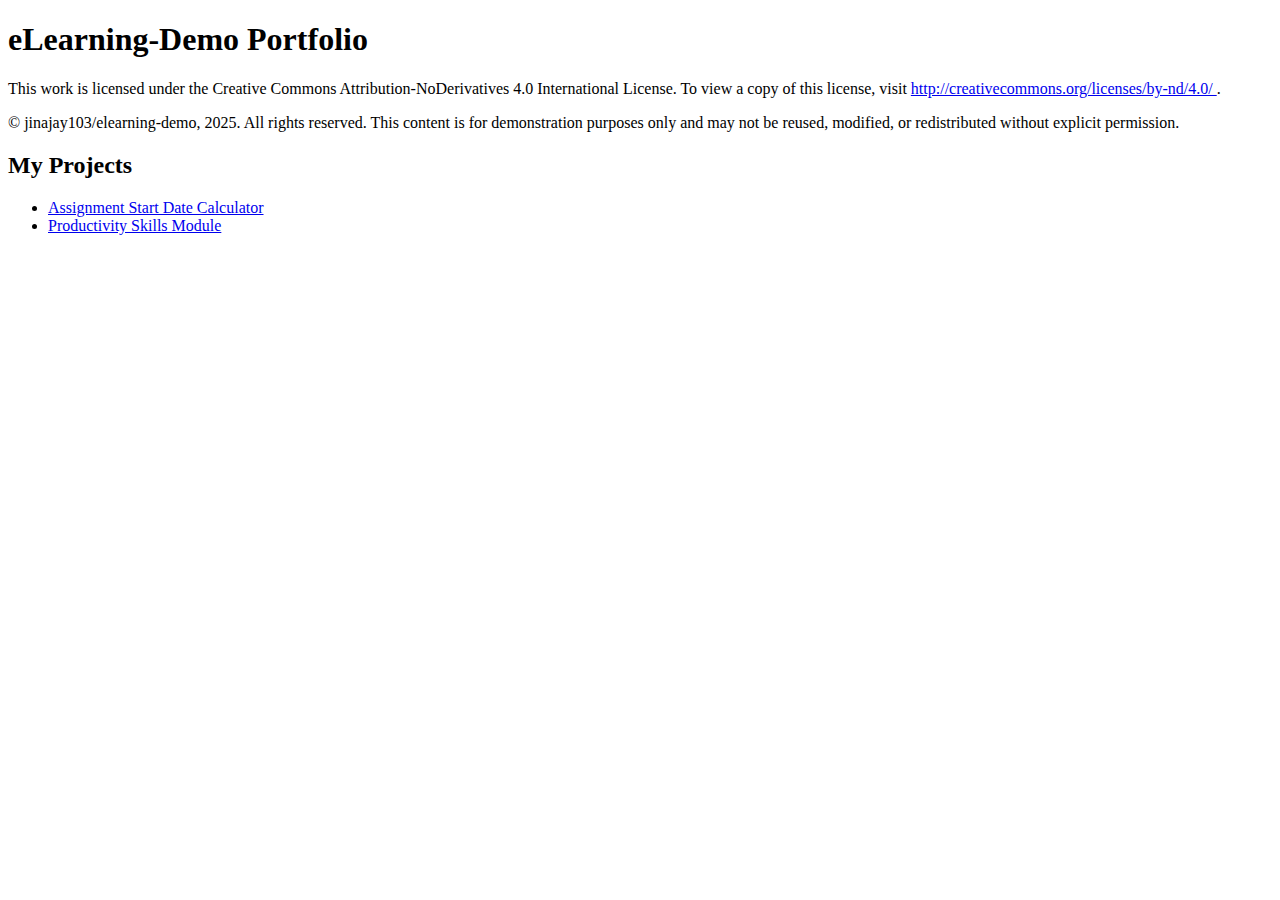
<file: index.html>
<!DOCTYPE html>
<html lang="en">
<head>
  <meta charset="UTF-8">
  <title>My eLearning Projects</title>
</head>
<body>
  <h1>eLearning-Demo Portfolio</h1>

  <p>This work is licensed under the Creative Commons Attribution-NoDerivatives 4.0 International License. To view a copy of this license, visit 
    <a href="http://creativecommons.org/licenses/by-nd/4.0/" target="_blank">
      http://creativecommons.org/licenses/by-nd/4.0/
    </a>.
  </p>

  <p>© jinajay103/elearning-demo, 2025. All rights reserved. This content is for demonstration purposes only and may not be reused, modified, or redistributed without explicit permission.</p>

  <h2>My Projects</h2>
  <ul>
    <li><a href="assignment_start_date/" target="_blank">Assignment Start Date Calculator</a></li>
    <li><a href="productivity/" target="_blank">Productivity Skills Module</a></li>
  </ul>

</body>
</html>
</file>
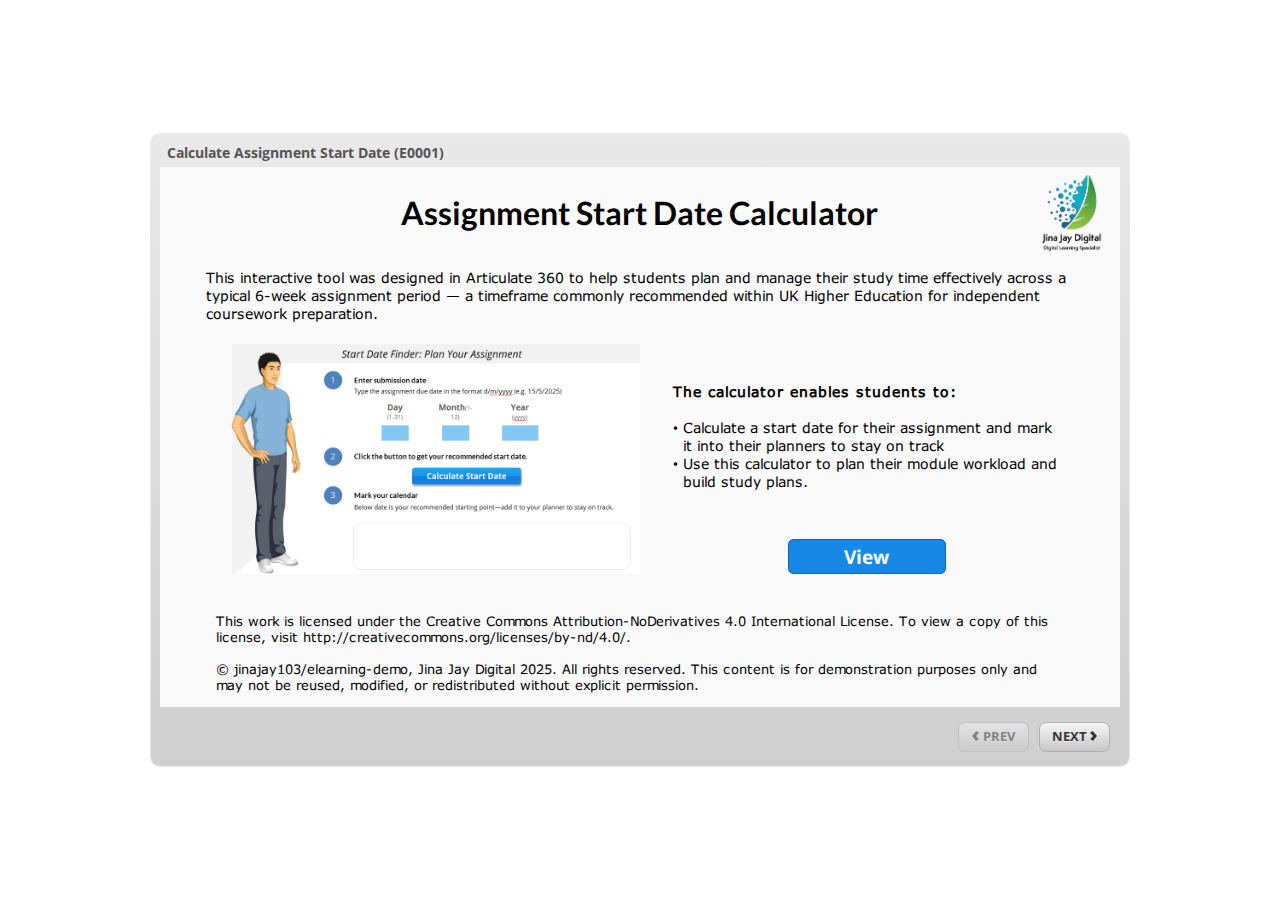
<file: assignment_start_date/index.html>
﻿<!doctype html>
<html lang="en-US">
<head>
  <meta charset="utf-8">
  <!-- Created using Storyline 360 x64 - http://www.articulate.com  -->
  <!-- version: 3.98.34380.0 -->
  <title>Calculate Assignment Start Date (E0001)</title>
  <meta http-equiv="x-ua-compatible" content="IE=edge"/>
  <meta name="viewport" content="width=device-width,initial-scale=1,user-scalable=no,shrink-to-fit=no,minimal-ui"/>
  <meta name="apple-mobile-web-app-capable" content="yes"/>
  <style>
    html, body { height: 100%; padding: 0; margin: 0 }
    #app { height: 100%; width: 100%; }
  </style>

  <script>
    window.DS = {};
    window.globals = {
      DATA_PATH_BASE: '',
      HAS_FRAME: true,
      HAS_SLIDE: true,

      lmsPresent: false,
      tinCanPresent: false,
      cmi5Present: false,
      aoSupport: false,
      scale: 'noscale',
      captureRc: false,
      browserSize: 'optimal',
      bgColor: '#FFFFFF',
      features: 'DropInAcc,DropInBase,DropInCore,DropInInteractions,DropInVideo,JsApiBasics,MathExpressions,MorphTransition,MultipleQuizTracking,SetFocusTrigger',
      themeName: 'classic',
      preloaderColor: '#FFFFFF',
      suppressAnalytics: false,
      productChannel: 'stable',
      publishSource: 'storyline',
      aid: 'aid|a9f2750e-3a2c-49a7-8d7a-d3fd2ba8b0c9',
      cid: '33e6de7f-e7cc-4722-bb39-2c1e2b3758ab',
      playerVersion: '3.98.34380.0',
      publishTimestamp: '2025-04-15T18:03:24.2583913Z',
      maxIosVideoElements: 10,
      connectionSettings: { mode: 'disabled' },
      hasFeature: function(feature) {
        return this.features.split(',').includes(feature);
      },
      
      parseParams: function(qs) {
        if (window.globals.parsedParams != null) {
          return window.globals.parsedParams;
        }
        qs = (qs || window.location.search.substr(1)).split('+').join(' ');
        var params = {},
            tokens,
            re = /[?&]?([^=]+)=([^&]*)/g;

        while (tokens = re.exec(qs)) {
          params[decodeURIComponent(tokens[1]).trim()] =
            decodeURIComponent(tokens[2]).trim();
        }
        window.globals.parsedParams = params;
        return params;
      }

    };
  </script>
  <script>
    var isIe11 = ('ActiveXObject' in window || window.MSBlobBuilder != null)
      && window.msCrypto != null && !window.ActiveXObject;
    if (isIe11) {
      window.globals.unsupportedBrowser = true;
      document.write(atob('[base64]'));
    }
  </script>

  <script>
    if (window.globals.hasFeature('NewAiCourseTranslation')) {
      
      
    }
  </script>

  
  <script>window.THREE = { };</script>
  
</head>
<body style="background: #FFFFFF" class="cs-HTML theme-classic">
  <!-- 360 -->
  <script>!function(){var e,i=/iPhone/i,o=/iPod/i,n=/iPad/i,t=/\biOS-universal(?:.+)Mac\b/i,r=/\bAndroid(?:.+)Mobile\b/i,a=/Android/i,d=/(?:SD4930UR|\bSilk(?:.+)Mobile\b)/i,p=/Silk/i,l=/Windows Phone/i,u=/\bWindows(?:.+)ARM\b/i,b=/BlackBerry/i,s=/BB10/i,c=/Opera Mini/i,f=/\b(CriOS|Chrome)(?:.+)Mobile/i,h=/Mobile(?:.+)Firefox\b/i,v=function(e){return void 0!==e&&"MacIntel"===e.platform&&"number"==typeof e.maxTouchPoints&&e.maxTouchPoints>1&&"undefined"==typeof MSStream};e=function(e){var m={userAgent:"",platform:"",maxTouchPoints:0};e||"undefined"==typeof navigator?"string"==typeof e?m.userAgent=e:e&&e.userAgent&&(m={userAgent:e.userAgent,platform:e.platform,maxTouchPoints:e.maxTouchPoints||0}):m={userAgent:navigator.userAgent,platform:navigator.platform,maxTouchPoints:navigator.maxTouchPoints||0};var g=m.userAgent,y=g.split("[FBAN");void 0!==y[1]&&(g=y[0]),void 0!==(y=g.split("Twitter"))[1]&&(g=y[0]);var A=function(e){return function(i){return i.test(e)}}(g),w={apple:{phone:A(i)&&!A(l),ipod:A(o),tablet:!A(i)&&(A(n)||v(m))&&!A(l),universal:A(t),device:(A(i)||A(o)||A(n)||A(t)||v(m))&&!A(l)},amazon:{phone:A(d),tablet:!A(d)&&A(p),device:A(d)||A(p)},android:{phone:!A(l)&&A(d)||!A(l)&&A(r),tablet:!A(l)&&!A(d)&&!A(r)&&(A(p)||A(a)),device:!A(l)&&(A(d)||A(p)||A(r)||A(a))||A(/\bokhttp\b/i)},windows:{phone:A(l),tablet:A(u),device:A(l)||A(u)},other:{blackberry:A(b),blackberry10:A(s),opera:A(c),firefox:A(h),chrome:A(f),device:A(b)||A(s)||A(c)||A(h)||A(f)},any:!1,phone:!1,tablet:!1};return w.any=w.apple.device||w.android.device||w.windows.device||w.other.device,w.phone=w.apple.phone||w.android.phone||w.windows.phone,w.tablet=w.apple.tablet||w.android.tablet||w.windows.tablet,w}(),"object"==typeof exports&&"undefined"!=typeof module?module.exports=e:"function"==typeof define&&define.amd?define((function(){return e})):this.isMobile=e}();
    window.isMobile.apple.tablet = window.isMobile.apple.tablet ||
      (navigator.platform === 'MacIntel' && navigator.maxTouchPoints > 1);
    window.isMobile.apple.device = window.isMobile.apple.device || window.isMobile.apple.tablet;
    window.isMobile.tablet = window.isMobile.tablet || window.isMobile.apple.tablet;
    window.isMobile.any = window.isMobile.any || window.isMobile.apple.tablet;
  </script>

  <div id="focus-sink" tabindex="-1"></div>

  <div id="preso"></div>
  <script>
    (function() {

      var classTypes = [ 'desktop', 'mobile', 'phone', 'tablet' ];

      var addDeviceClasses = function(prefix, testObj) {
        var curr, i;
        for (i = 0; i < classTypes.length; i++) {
          curr = classTypes[i];
          if (testObj[curr]) {
            document.body.classList.add(prefix + curr);
          }
        }
      };

      var params = window.globals.parseParams(),
          isDevicePreview = params.devicepreview === '1',
          isPhoneOverride = params.deviceType === 'phone' || (isDevicePreview && params.phone == '1'),
          isTabletOverride = (params.deviceType === 'tablet' || isDevicePreview) && !isPhoneOverride,
          isMobileOverride = isPhoneOverride || isTabletOverride;

      var deviceView = {
        desktop: !window.isMobile.any && !isMobileOverride,
        mobile: window.isMobile.any || isMobileOverride,
        phone: isPhoneOverride || (window.isMobile.phone && !isTabletOverride),
        tablet: isTabletOverride || window.isMobile.tablet
      };

      window.globals.deviceView = deviceView;
      window.isMobile.desktop = !window.isMobile.any;
      window.isMobile.mobile = window.isMobile.any;

      addDeviceClasses('view-', deviceView);

    })();
  </script>
  
  <script src='story_content/triggers.js' type=text/javascript></script>
<script src='story_content/user.js' type=text/javascript></script>
  <div class="slide-loader"></div>

  <script>
    if (window.globals.deviceView.isMobile) { var doc = document, loader = doc.body.querySelector('.slide-loader'); [ 1, 2, 3 ].forEach(function(n) { var d = doc.createElement('div'); d.style.backgroundColor = window.globals.preloaderColor; d.classList.add('mobile-loader-dot'); d.classList.add('dot' + n); loader.appendChild(d); }); }
  </script>

  <div class="mobile-load-title-overlay" style="display: none">
    <div class="mobile-load-title">Calculate Assignment Start Date (E0001)</div>
  </div>

  <div class="mobile-chrome-warning"></div>

  
<style>
  .warn-connection-dialog {
    display: none;
    background: transparent;
    pointer-events: all;
    position: fixed;
    left: 0;
    top: 0;
    width: 100%;
    height: 100%;
    z-index: 999;
  }

  .warn-connection-content {
    pointer-events: all;
    border-radius: 4px;
    background: white;
    border: 1px solid #E7E7E7;
    color: #333333;
    box-shadow: 0 2px 4px rgba(0, 0, 0, 0.25);
    transition: all 150ms ease-out;
    position: absolute;
    white-space: nowrap;
  }

  .view-phone.is-landscape .warn-connection-content {
    left: 23px;
    bottom: 23px;
  }

  .view-tablet.is-landscape .warn-connection-content {
    left: 50%;
    top: 20px;
    transform: translateX(-50%);
  }

  .view-mobile.is-portrait .warn-connection-content {
    transform: translate(-50%, calc(-100% - 15px));
  }

  .warn-connection-content p {
    display: inline-block;
    margin: 0 8px 0 0;
    line-height: 33px;
    font-size: 11px;
  }

  .warn-connection-content svg {
    position: relative;
    vertical-align: middle;
    margin: 0 2px 2px 8px;
  }

  .view-desktop .warn-connection-content {
    left: 1.5em;
    bottom: 1.5em;
  }

  .view-desktop .warn-connection-content p {
    font-size: 1.1em;
  }

  .is-offline .warn-connection-dialog {
    display: block;
  }

  .is-offline .cs-panel * {
    pointer-events: none !important;
  }

  .is-offline .cs-panel {
    pointer-events: all !important;
  }

  .is-offline #nav-controls * {
    pointer-events: none !important;
  }

  .is-offline #nav-controls {
    pointer-events: all !important;
  }
</style>

<div class="warn-connection-dialog" role="alertdialog" aria-modal="true" tabindex="0" aria-labelledby="warn-connection-message">
  <div class="warn-connection-content">
    <svg width="17" height="15" viewBox="0 0 17 15" xmlns="http://www.w3.org/2000/svg">
      <path fill="#8F0000" stroke="white" d="M16.07,12.98 L15.88,12.23 L9.51,1.21 C8.97,0.26,7.6,0.26,7.06,1.21 L0.69,12.23 C0.15,13.16,0.81,14.36,1.91,14.36 H14.65 C15.47,14.36,16.05,13.7,16.07,12.98 Z"/>
      <path fill="white" stroke="white" d="M8.58,5.5 C8.35,5.28,8.5,5.35,8.21,5.32 C8.09,5.35,7.97,5.49,7.96,5.67 C7.97,5.79,7.98,5.92,7.98,6.04 L7.98,6.04 C7.99,6.17,8,6.31,8.01,6.43 L8.01,6.44 C8.03,6.92,8.06,7.41,8.09,7.9 L8.09,7.9 C8.12,8.39,8.14,8.88,8.17,9.37 C8.17,9.39,8.18,9.42,8.2,9.44 C8.23,9.46,8.25,9.47,8.28,9.47 C8.31,9.47,8.34,9.46,8.35,9.44 C8.37,9.43,8.38,9.4,8.39,9.35 L8.39,9.34 C8.39,9.24,8.4,9.15,8.4,9.05 L8.4,9.05 C8.41,8.96,8.41,8.86,8.42,8.75 C8.43,8.44,8.45,8.12,8.47,7.81 L8.47,7.81 C8.49,7.49,8.51,7.18,8.53,6.87 C8.55,6.46,8.56,6.05,8.59,5.64 L8.6,5.62 C8.6,5.57,8.59,5.53,8.58,5.5 L8.21,5.32 Z"/>
      <circle fill="white" stroke="white" cx="8.3" cy="11.35" r="0.3"/>
    </svg>
    <p id="warn-connection-message">You are offline. Trying to reconnect...</p>
  </div>
</div>

<script>
  (function() {
    window.DS.connection = {
      warningShown: false,
      assets: {},
      loadingAssetGroup: false,
      retryDelay: 500
    };

    var connectionSettings = window.globals.connectionSettings || {};

    var useConnectionMessages = window.AbortController != null &&
      window.location.protocol != 'file:' &&
      connectionSettings.mode === 'normal';

    window.DS.connection.useConnectionMessages = useConnectionMessages;

    var assetCount = 0;
    var checkLoadedId;


    if (useConnectionMessages && connectionSettings != null) {
      var contentEl = document.querySelector('.warn-connection-content');
      var messageEl = contentEl.querySelector('p');

      if (connectionSettings.useDarkTheme) {
        contentEl.style.borderColor = '#BABBBA';
        contentEl.style.backgroundColor = '#282828';
        contentEl.style.color = '#FFFFFF';
      }

      if (connectionSettings.message != null) {
        messageEl.textContent = window.decodeURIComponent(connectionSettings.message);
      }
    }

    function checkAssetsReady() {
      for (var i in DS.connection.assets) {
        if (!DS.connection.assets[i].success) {
          return false;
        }
      }
      return true;
    }

    function stopAssetGroup() {
      if (!useConnectionMessages) { return; }

      assetCount = 0;

      DS.connection.oldAssetGroup = DS.connection.assets;
      DS.connection.assets = {};
      DS.connection.loadingAssetGroup = false;
      clearInterval(checkLoadedId);
    }

    function startAssetGroup() {
      if (!useConnectionMessages) { return; }
      var ticks = 0;
      clearInterval(checkLoadedId);
      checkLoadedId = setInterval(function() {
        var loaded = 0;
        if (assetCount === 0 && loaded === 0) {
          clearInterval(checkLoadedId);
          return;
        }

        for (var i in DS.connection.assets) {
          if (DS.connection.assets[i].success) {
            loaded++;
          }
        }

        if (assetCount === loaded && checkAssetsReady()) {
          for (var i in DS.connection.assets) {
            if (DS.connection.assets[i].action) {
              DS.connection.assets[i].action();
            }
          }
          hideWarning();
          stopAssetGroup();
        }
      }, 100)
    }

    function requiredAsset(url, action, retry, type) {
      if (!useConnectionMessages) { return; }
      if (DS.connection.assets[url]) { return; }

      DS.connection.assets[url] = {
        success: false, action: action, retry: retry, type: type
      };
      assetCount = Object.keys(DS.connection.assets).length;
      if (!DS.connection.loadingAssetGroup) {
        startAssetGroup();
      }
      DS.connection.loadingAssetGroup = true;
    }

    function assetLoaded(url) {
      if (!useConnectionMessages) { return; }
      if (DS.connection.assets[url]) {
        DS.connection.assets[url].success = true;
      }
    }

    function assetFailed(url) {
      if (!useConnectionMessages) { return; }
      if (!DS.connection.assets[url]) {
        if (/\.js$/.test(url) && url.indexOf('transcripts') === -1) {
          setTimeout(function() {
            if (DS.connection.lastSlideLoaded != null) {
              DS.connection.lastSlideLoaded();
            }
          }, DS.connection.retryDelay);
        }
        return;
      }
      if (!DS.connection.warningShown) { showWarning(); }
      if (DS.connection.assets[url].retry) {
        setTimeout(function() {
          if (!DS.connection.assets[url].success) {
            DS.connection.assets[url].retry()
          }
        }, DS.connection.retryDelay);
      }
    }

    function hideWarning() {
      document.body.classList.remove('is-offline');
      DS.connection.warningShown = false;
      enableKeys();
    }
    DS.connection.hideWarning = hideWarning

    function showWarning(btn) {
      document.body.classList.add('is-offline')
      DS.connection.warningShown = true;
      updateWarningPosition();
      disableKeys();
    }

    function updateWarningPosition() {
      if (!DS.connection.warningShown) {
        return;
      }

      var isPortrait = document.body.classList.contains('is-portrait');
      var isMobile = document.body.classList.contains('view-mobile');
      var warningEl = document.querySelector('.warn-connection-content');

      if (isPortrait && isMobile) {
        var slide = document.querySelector('.primary-slide');
        var slideRect = slide != null
          ? slide.getBoundingClientRect()
          : { top: window.innerHeight, left: 0, width: window.innerWidth };

        warningEl.style.top = `${slideRect.top}px`
        warningEl.style.left = `${slideRect.left + slideRect.width / 2}px`
      } else {
        warningEl.style.top = null;
        warningEl.style.left = null;
      }

      window.requestAnimationFrame(updateWarningPosition);
    }

    function onDisableKeyDown(e) {
      e.preventDefault();
      e.stopImmediatePropagation();
    }

    function onDisableKeyUp(e) {
      e.preventDefault();
      e.stopImmediatePropagation();
    }

    var accStyle = document.createElement('style');
    var warnDialogEl = document.querySelector('.warn-connection-dialog');

    function disableKeys() {
      if (DS.views && DS.views.nsStack && DS.views.nsStack.length === 1) {
        DS.views.nsStack[0].tabReachable = false
        DS.views.nsStack[0].updateTabIndex(true, true);
      }

      accStyle.innerHTML = '.acc-shadow-dom { display: none; }';
      document.body.appendChild(accStyle);

      warnDialogEl.parentNode.append(warnDialogEl);
      warnDialogEl.focus();
    }

    function enableKeys() {
      accStyle.remove();
      if (DS.views && DS.views.nsStack && DS.views.nsStack.length === 1 && DS.views.nsStack[0].name === '_frame') {
        DS.views.nsStack[0].tabReachable = true;
        DS.views.nsStack[0].updateTabIndex();
      }
    }

    // these will all be noops if the feature flag isn't set in
    // the data and `window.globals.features`
    DS.connection.requiredAsset = requiredAsset;
    DS.connection.assetLoaded = assetLoaded;
    DS.connection.assetFailed = assetFailed;
    DS.connection.stopAssetGroup = stopAssetGroup;
    DS.connection.startAssetGroup = startAssetGroup;
  })();
</script>


  <script>
    
    if (window.autoSpider && window.vInterfaceObject) {
      document.querySelector('.mobile-load-title-overlay').style.display = 'none';
    }
  </script>

  

  <link rel="stylesheet" href="html5/data/css/output.min.css" data-noprefix/>
</body>
<script src="html5/lib/scripts/bootstrapper.min.js"></script>
</html>
</file>
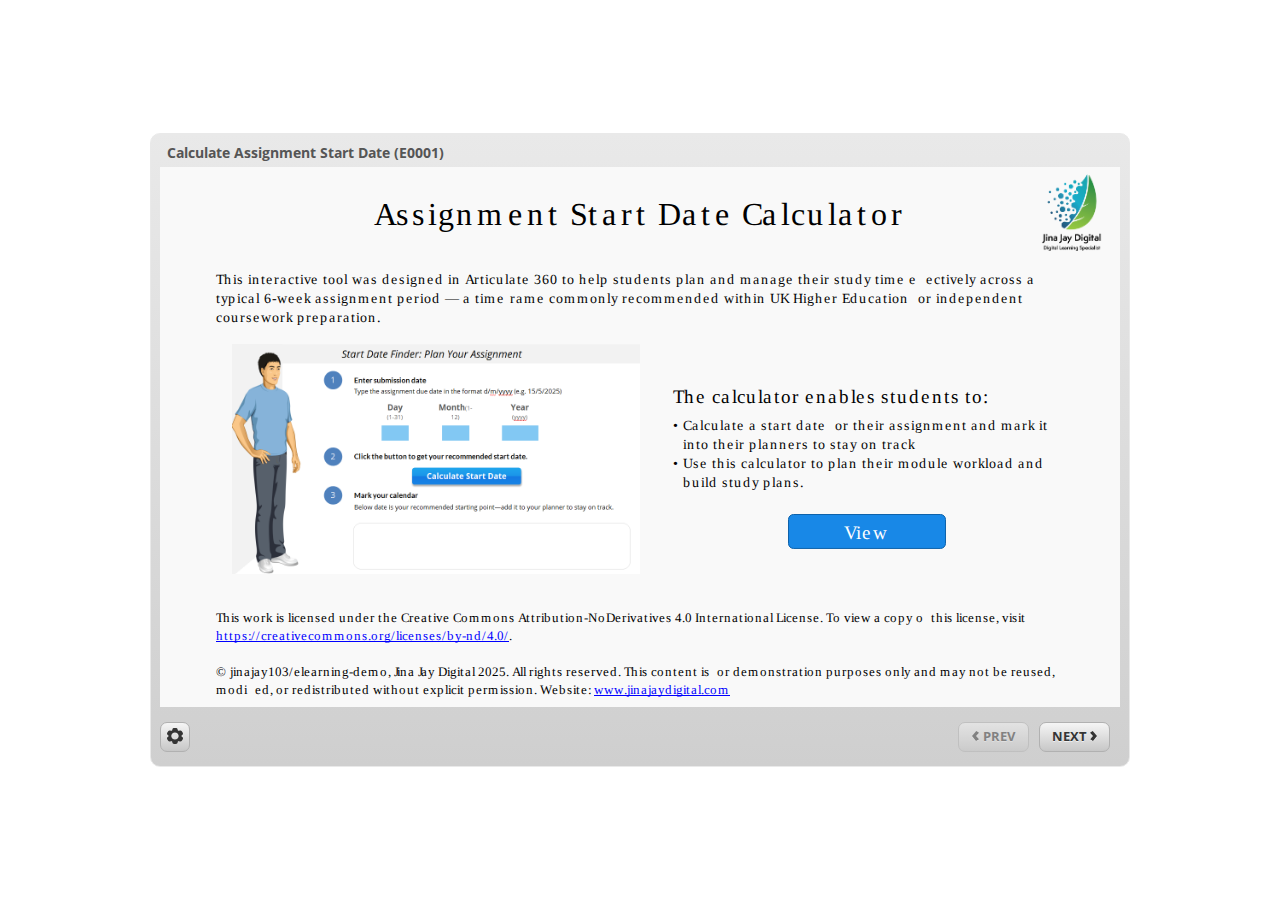
<file: assignment_start_date/Calculate Assignment Start Date (E0001)/index.html>
﻿<!doctype html>
<html lang="en-US">
<head>
  <meta charset="utf-8">
  <!-- Created using Storyline 360 x64 - http://www.articulate.com  -->
  <!-- version: 3.100.34725.0 -->
  <title>Calculate Assignment Start Date (E0001)</title>
  <meta http-equiv="x-ua-compatible" content="IE=edge"/>
  <meta name="viewport" content="width=device-width,initial-scale=1,user-scalable=no,shrink-to-fit=no,minimal-ui"/>
  <meta name="apple-mobile-web-app-capable" content="yes"/>
  <style>
    html, body { height: 100%; padding: 0; margin: 0 }
    #app { height: 100%; width: 100%; }
  </style>

  <script>
    window.DS = {};
    window.globals = {
      DATA_PATH_BASE: '',
      HAS_FRAME: true,
      HAS_SLIDE: true,

      lmsPresent: false,
      tinCanPresent: false,
      cmi5Present: false,
      aoSupport: false,
      scale: 'noscale',
      captureRc: false,
      browserSize: 'optimal',
      bgColor: '#FFFFFF',
      features: 'DropInBase,JsApiBasics,MagnifierSupport,MathExpressions,MorphTransition,MultipleQuizTracking,NativePrompts,PlayerSizeOption,TextEntryCharacterLimit',
      themeName: 'classic',
      preloaderColor: '#FFFFFF',
      suppressAnalytics: false,
      productChannel: 'stable',
      publishSource: 'storyline',
      aid: 'aid|a9f2750e-3a2c-49a7-8d7a-d3fd2ba8b0c9',
      cid: '33e6de7f-e7cc-4722-bb39-2c1e2b3758ab',
      playerVersion: '3.100.34725.0',
      publishTimestamp: '2025-05-30T15:01:24.5316662Z',
      maxIosVideoElements: 10,
      connectionSettings: { mode: 'disabled' },
      hasFeature: function(feature) {
        return this.features.split(',').includes(feature);
      },
      
      parseParams: function(qs) {
        if (window.globals.parsedParams != null) {
          return window.globals.parsedParams;
        }
        qs = (qs || window.location.search.substr(1)).split('+').join(' ');
        var params = {},
            tokens,
            re = /[?&]?([^=]+)=([^&]*)/g;

        while (tokens = re.exec(qs)) {
          params[decodeURIComponent(tokens[1]).trim()] =
            decodeURIComponent(tokens[2]).trim();
        }
        window.globals.parsedParams = params;
        return params;
      }

    };

    if (window.flagsUnderTest != null) {
      window.globals.features = window.flagsUnderTest.reduce((accum, feature) => {
        if (!accum.includes(feature)) {
          accum.push(feature);
        }
        return accum;
      }, window.globals.features.split(',')).join();
    }
  </script>
  <script>
    var isIe11 = ('ActiveXObject' in window || window.MSBlobBuilder != null)
      && window.msCrypto != null && !window.ActiveXObject;
    if (isIe11) {
      window.globals.unsupportedBrowser = true;
      document.write(atob('[base64]'));
    }
  </script>

  <script>
    if (window.globals.hasFeature('Localization')) {
      
      
    }
  </script>

  
  <script>window.THREE = { };</script>
  
</head>
<body style="background: #FFFFFF" class="cs-HTML theme-classic">
  <!-- 360 -->
  <script>!function(){var e,i=/iPhone/i,o=/iPod/i,n=/iPad/i,t=/\biOS-universal(?:.+)Mac\b/i,r=/\bAndroid(?:.+)Mobile\b/i,a=/Android/i,d=/(?:SD4930UR|\bSilk(?:.+)Mobile\b)/i,p=/Silk/i,l=/Windows Phone/i,u=/\bWindows(?:.+)ARM\b/i,b=/BlackBerry/i,s=/BB10/i,c=/Opera Mini/i,f=/\b(CriOS|Chrome)(?:.+)Mobile/i,h=/Mobile(?:.+)Firefox\b/i,v=function(e){return void 0!==e&&"MacIntel"===e.platform&&"number"==typeof e.maxTouchPoints&&e.maxTouchPoints>1&&"undefined"==typeof MSStream};e=function(e){var m={userAgent:"",platform:"",maxTouchPoints:0};e||"undefined"==typeof navigator?"string"==typeof e?m.userAgent=e:e&&e.userAgent&&(m={userAgent:e.userAgent,platform:e.platform,maxTouchPoints:e.maxTouchPoints||0}):m={userAgent:navigator.userAgent,platform:navigator.platform,maxTouchPoints:navigator.maxTouchPoints||0};var g=m.userAgent,y=g.split("[FBAN");void 0!==y[1]&&(g=y[0]),void 0!==(y=g.split("Twitter"))[1]&&(g=y[0]);var A=function(e){return function(i){return i.test(e)}}(g),w={apple:{phone:A(i)&&!A(l),ipod:A(o),tablet:!A(i)&&(A(n)||v(m))&&!A(l),universal:A(t),device:(A(i)||A(o)||A(n)||A(t)||v(m))&&!A(l)},amazon:{phone:A(d),tablet:!A(d)&&A(p),device:A(d)||A(p)},android:{phone:!A(l)&&A(d)||!A(l)&&A(r),tablet:!A(l)&&!A(d)&&!A(r)&&(A(p)||A(a)),device:!A(l)&&(A(d)||A(p)||A(r)||A(a))||A(/\bokhttp\b/i)},windows:{phone:A(l),tablet:A(u),device:A(l)||A(u)},other:{blackberry:A(b),blackberry10:A(s),opera:A(c),firefox:A(h),chrome:A(f),device:A(b)||A(s)||A(c)||A(h)||A(f)},any:!1,phone:!1,tablet:!1};return w.any=w.apple.device||w.android.device||w.windows.device||w.other.device,w.phone=w.apple.phone||w.android.phone||w.windows.phone,w.tablet=w.apple.tablet||w.android.tablet||w.windows.tablet,w}(),"object"==typeof exports&&"undefined"!=typeof module?module.exports=e:"function"==typeof define&&define.amd?define((function(){return e})):this.isMobile=e}();
    window.isMobile.apple.tablet = window.isMobile.apple.tablet ||
      (navigator.platform === 'MacIntel' && navigator.maxTouchPoints > 1);
    window.isMobile.apple.device = window.isMobile.apple.device || window.isMobile.apple.tablet;
    window.isMobile.tablet = window.isMobile.tablet || window.isMobile.apple.tablet;
    window.isMobile.any = window.isMobile.any || window.isMobile.apple.tablet;
  </script>

  <div id="focus-sink" tabindex="-1"></div>

  <div id="preso"></div>
  <script>
    (function() {

      var classTypes = [ 'desktop', 'mobile', 'phone', 'tablet' ];

      var addDeviceClasses = function(prefix, testObj) {
        var curr, i;
        for (i = 0; i < classTypes.length; i++) {
          curr = classTypes[i];
          if (testObj[curr]) {
            document.body.classList.add(prefix + curr);
          }
        }
      };

      var params = window.globals.parseParams(),
          isDevicePreview = params.devicepreview === '1',
          isPhoneOverride = params.deviceType === 'phone' || (isDevicePreview && params.phone == '1'),
          isTabletOverride = (params.deviceType === 'tablet' || isDevicePreview) && !isPhoneOverride,
          isMobileOverride = isPhoneOverride || isTabletOverride;

      var deviceView = {
        desktop: !window.isMobile.any && !isMobileOverride,
        mobile: window.isMobile.any || isMobileOverride,
        phone: isPhoneOverride || (window.isMobile.phone && !isTabletOverride),
        tablet: isTabletOverride || window.isMobile.tablet
      };

      window.globals.deviceView = deviceView;
      window.isMobile.desktop = !window.isMobile.any;
      window.isMobile.mobile = window.isMobile.any;

      addDeviceClasses('view-', deviceView);

    })();
  </script>
  
  <script src='story_content/triggers.js' type=text/javascript></script>
<script src='story_content/user.js' type=text/javascript></script>
  <div class="slide-loader"></div>

  <script>
    if (window.globals.deviceView.isMobile) { var doc = document, loader = doc.body.querySelector('.slide-loader'); [ 1, 2, 3 ].forEach(function(n) { var d = doc.createElement('div'); d.style.backgroundColor = window.globals.preloaderColor; d.classList.add('mobile-loader-dot'); d.classList.add('dot' + n); loader.appendChild(d); }); }
  </script>

  <div class="mobile-load-title-overlay" style="display: none">
    <div class="mobile-load-title">Calculate Assignment Start Date (E0001)</div>
  </div>

  <div class="mobile-chrome-warning"></div>

  
<style>
  .warn-connection-dialog {
    display: none;
    background: transparent;
    pointer-events: all;
    position: fixed;
    left: 0;
    top: 0;
    width: 100%;
    height: 100%;
    z-index: 999;
  }

  .warn-connection-content {
    pointer-events: all;
    border-radius: 4px;
    background: white;
    border: 1px solid #E7E7E7;
    color: #333333;
    box-shadow: 0 2px 4px rgba(0, 0, 0, 0.25);
    transition: all 150ms ease-out;
    position: absolute;
    white-space: nowrap;
  }

  .view-phone.is-landscape .warn-connection-content {
    left: 23px;
    bottom: 23px;
  }

  .view-tablet.is-landscape .warn-connection-content {
    left: 50%;
    top: 20px;
    transform: translateX(-50%);
  }

  .view-mobile.is-portrait .warn-connection-content {
    transform: translate(-50%, calc(-100% - 15px));
  }

  .warn-connection-content p {
    display: inline-block;
    margin: 0 8px 0 0;
    line-height: 33px;
    font-size: 11px;
  }

  .warn-connection-content svg {
    position: relative;
    vertical-align: middle;
    margin: 0 2px 2px 8px;
  }

  .view-desktop .warn-connection-content {
    left: 1.5em;
    bottom: 1.5em;
  }

  .view-desktop .warn-connection-content p {
    font-size: 1.1em;
  }

  .is-offline .warn-connection-dialog {
    display: block;
  }

  .is-offline .cs-panel * {
    pointer-events: none !important;
  }

  .is-offline .cs-panel {
    pointer-events: all !important;
  }

  .is-offline #nav-controls * {
    pointer-events: none !important;
  }

  .is-offline #nav-controls {
    pointer-events: all !important;
  }
</style>

<div class="warn-connection-dialog" role="alertdialog" aria-modal="true" tabindex="0" aria-labelledby="warn-connection-message">
  <div class="warn-connection-content">
    <svg width="17" height="15" viewBox="0 0 17 15" xmlns="http://www.w3.org/2000/svg">
      <path fill="#8F0000" stroke="white" d="M16.07,12.98 L15.88,12.23 L9.51,1.21 C8.97,0.26,7.6,0.26,7.06,1.21 L0.69,12.23 C0.15,13.16,0.81,14.36,1.91,14.36 H14.65 C15.47,14.36,16.05,13.7,16.07,12.98 Z"/>
      <path fill="white" stroke="white" d="M8.58,5.5 C8.35,5.28,8.5,5.35,8.21,5.32 C8.09,5.35,7.97,5.49,7.96,5.67 C7.97,5.79,7.98,5.92,7.98,6.04 L7.98,6.04 C7.99,6.17,8,6.31,8.01,6.43 L8.01,6.44 C8.03,6.92,8.06,7.41,8.09,7.9 L8.09,7.9 C8.12,8.39,8.14,8.88,8.17,9.37 C8.17,9.39,8.18,9.42,8.2,9.44 C8.23,9.46,8.25,9.47,8.28,9.47 C8.31,9.47,8.34,9.46,8.35,9.44 C8.37,9.43,8.38,9.4,8.39,9.35 L8.39,9.34 C8.39,9.24,8.4,9.15,8.4,9.05 L8.4,9.05 C8.41,8.96,8.41,8.86,8.42,8.75 C8.43,8.44,8.45,8.12,8.47,7.81 L8.47,7.81 C8.49,7.49,8.51,7.18,8.53,6.87 C8.55,6.46,8.56,6.05,8.59,5.64 L8.6,5.62 C8.6,5.57,8.59,5.53,8.58,5.5 L8.21,5.32 Z"/>
      <circle fill="white" stroke="white" cx="8.3" cy="11.35" r="0.3"/>
    </svg>
    <p id="warn-connection-message">You are offline. Trying to reconnect...</p>
  </div>
</div>

<script>
  (function() {
    window.DS.connection = {
      warningShown: false,
      assets: {},
      loadingAssetGroup: false,
      retryDelay: 500
    };

    var connectionSettings = window.globals.connectionSettings || {};

    var useConnectionMessages = window.AbortController != null &&
      window.location.protocol != 'file:' &&
      connectionSettings.mode === 'normal';

    window.DS.connection.useConnectionMessages = useConnectionMessages;

    var assetCount = 0;
    var checkLoadedId;


    if (useConnectionMessages && connectionSettings != null) {
      var contentEl = document.querySelector('.warn-connection-content');
      var messageEl = contentEl.querySelector('p');

      if (connectionSettings.useDarkTheme) {
        contentEl.style.borderColor = '#BABBBA';
        contentEl.style.backgroundColor = '#282828';
        contentEl.style.color = '#FFFFFF';
      }

      if (connectionSettings.message != null) {
        messageEl.textContent = window.decodeURIComponent(connectionSettings.message);
      }
    }

    function checkAssetsReady() {
      for (var i in DS.connection.assets) {
        if (!DS.connection.assets[i].success) {
          return false;
        }
      }
      return true;
    }

    function stopAssetGroup() {
      if (!useConnectionMessages) { return; }

      assetCount = 0;

      DS.connection.oldAssetGroup = DS.connection.assets;
      DS.connection.assets = {};
      DS.connection.loadingAssetGroup = false;
      clearInterval(checkLoadedId);
    }

    function startAssetGroup() {
      if (!useConnectionMessages) { return; }
      var ticks = 0;
      clearInterval(checkLoadedId);
      checkLoadedId = setInterval(function() {
        var loaded = 0;
        if (assetCount === 0 && loaded === 0) {
          clearInterval(checkLoadedId);
          return;
        }

        for (var i in DS.connection.assets) {
          if (DS.connection.assets[i].success) {
            loaded++;
          }
        }

        if (assetCount === loaded && checkAssetsReady()) {
          for (var i in DS.connection.assets) {
            if (DS.connection.assets[i].action) {
              DS.connection.assets[i].action();
            }
          }
          hideWarning();
          stopAssetGroup();
        }
      }, 100)
    }

    function requiredAsset(url, action, retry, type) {
      if (!useConnectionMessages) { return; }
      if (DS.connection.assets[url]) { return; }

      DS.connection.assets[url] = {
        success: false, action: action, retry: retry, type: type
      };
      assetCount = Object.keys(DS.connection.assets).length;
      if (!DS.connection.loadingAssetGroup) {
        startAssetGroup();
      }
      DS.connection.loadingAssetGroup = true;
    }

    function assetLoaded(url) {
      if (!useConnectionMessages) { return; }
      if (DS.connection.assets[url]) {
        DS.connection.assets[url].success = true;
      }
    }

    function assetFailed(url) {
      if (!useConnectionMessages) { return; }
      if (!DS.connection.assets[url]) {
        if (/\.js$/.test(url) && url.indexOf('transcripts') === -1) {
          setTimeout(function() {
            if (DS.connection.lastSlideLoaded != null) {
              DS.connection.lastSlideLoaded();
            }
          }, DS.connection.retryDelay);
        }
        return;
      }
      if (!DS.connection.warningShown) { showWarning(); }
      if (DS.connection.assets[url].retry) {
        setTimeout(function() {
          if (!DS.connection.assets[url].success) {
            DS.connection.assets[url].retry()
          }
        }, DS.connection.retryDelay);
      }
    }

    function hideWarning() {
      document.body.classList.remove('is-offline');
      DS.connection.warningShown = false;
      enableKeys();
    }
    DS.connection.hideWarning = hideWarning

    function showWarning(btn) {
      document.body.classList.add('is-offline')
      DS.connection.warningShown = true;
      updateWarningPosition();
      disableKeys();
    }

    function updateWarningPosition() {
      if (!DS.connection.warningShown) {
        return;
      }

      var isPortrait = document.body.classList.contains('is-portrait');
      var isMobile = document.body.classList.contains('view-mobile');
      var warningEl = document.querySelector('.warn-connection-content');

      if (isPortrait && isMobile) {
        var slide = document.querySelector('.primary-slide');
        var slideRect = slide != null
          ? slide.getBoundingClientRect()
          : { top: window.innerHeight, left: 0, width: window.innerWidth };

        warningEl.style.top = `${slideRect.top}px`
        warningEl.style.left = `${slideRect.left + slideRect.width / 2}px`
      } else {
        warningEl.style.top = null;
        warningEl.style.left = null;
      }

      window.requestAnimationFrame(updateWarningPosition);
    }

    function onDisableKeyDown(e) {
      e.preventDefault();
      e.stopImmediatePropagation();
    }

    function onDisableKeyUp(e) {
      e.preventDefault();
      e.stopImmediatePropagation();
    }

    var accStyle = document.createElement('style');
    var warnDialogEl = document.querySelector('.warn-connection-dialog');

    function disableKeys() {
      if (DS.views && DS.views.nsStack && DS.views.nsStack.length === 1) {
        DS.views.nsStack[0].tabReachable = false
        DS.views.nsStack[0].updateTabIndex(true, true);
      }

      accStyle.innerHTML = '.acc-shadow-dom { display: none; }';
      document.body.appendChild(accStyle);

      warnDialogEl.parentNode.append(warnDialogEl);
      warnDialogEl.focus();
    }

    function enableKeys() {
      accStyle.remove();
      if (DS.views && DS.views.nsStack && DS.views.nsStack.length === 1 && DS.views.nsStack[0].name === '_frame') {
        DS.views.nsStack[0].tabReachable = true;
        DS.views.nsStack[0].updateTabIndex();
      }
    }

    // these will all be noops if the feature flag isn't set in
    // the data and `window.globals.features`
    DS.connection.requiredAsset = requiredAsset;
    DS.connection.assetLoaded = assetLoaded;
    DS.connection.assetFailed = assetFailed;
    DS.connection.stopAssetGroup = stopAssetGroup;
    DS.connection.startAssetGroup = startAssetGroup;
  })();
</script>


  <script>
    
    if (window.autoSpider && window.vInterfaceObject) {
      document.querySelector('.mobile-load-title-overlay').style.display = 'none';
    }
  </script>

  

  <link rel="stylesheet" href="html5/data/css/output.min.css" data-noprefix/>
</body>
<script src="html5/lib/scripts/bootstrapper.min.js"></script>
</html>
</file>
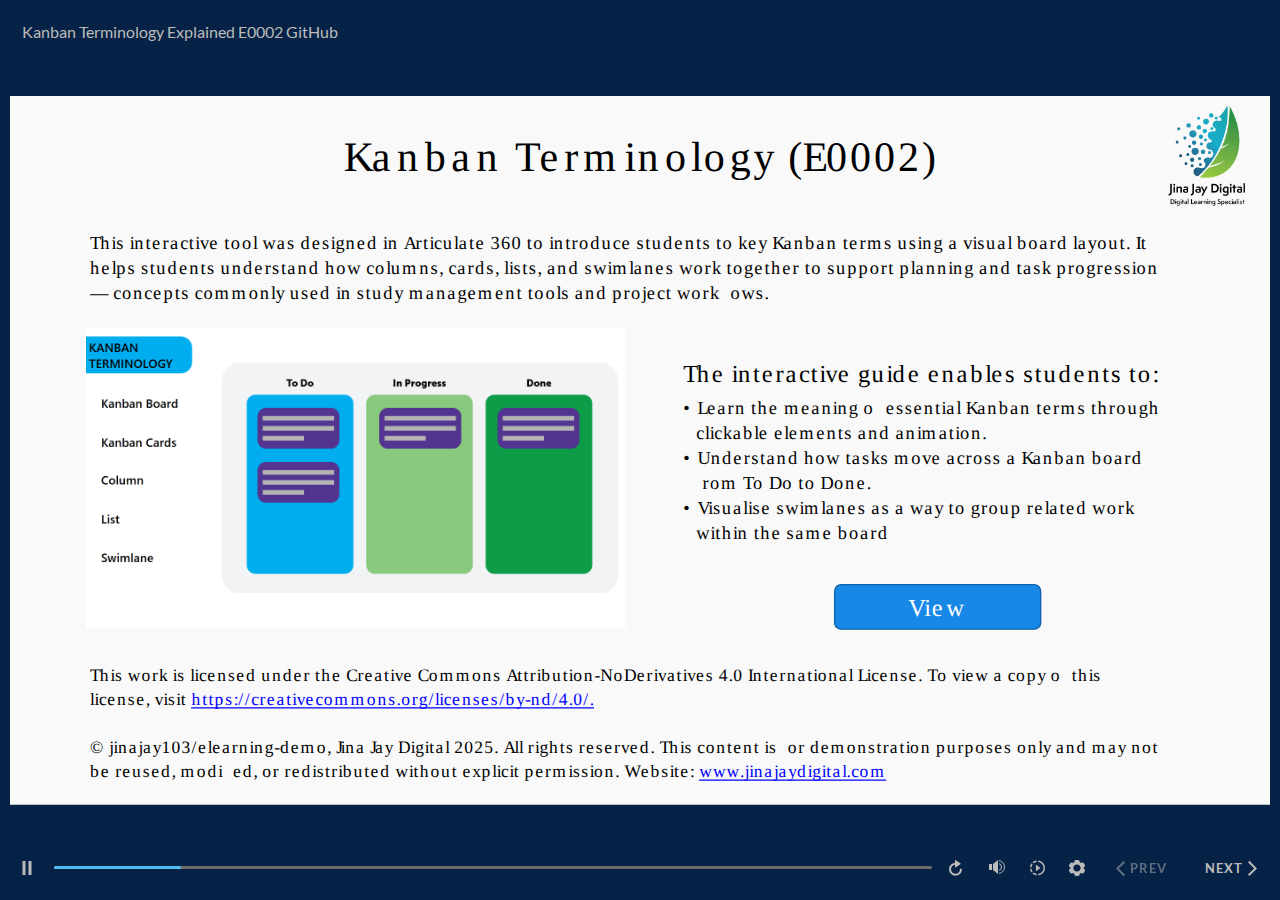
<file: kanban_terminology/Kanban Terminology Explained E0002 GitHub/index.html>
﻿<!doctype html>
<html lang="en-US">
<head>
  <meta charset="utf-8">
  <!-- Created using Storyline 360 x64 - http://www.articulate.com  -->
  <!-- version: 3.100.34725.0 -->
  <title>Kanban Terminology Explained E0002 GitHub</title>
  <meta http-equiv="x-ua-compatible" content="IE=edge"/>
  <meta name="viewport" content="width=device-width,initial-scale=1,user-scalable=no,shrink-to-fit=no,minimal-ui"/>
  <meta name="apple-mobile-web-app-capable" content="yes"/>
  <style>
    html, body { height: 100%; padding: 0; margin: 0 }
    #app { height: 100%; width: 100%; }
  </style>

  <script>
    window.DS = {};
    window.globals = {
      DATA_PATH_BASE: '',
      HAS_FRAME: true,
      HAS_SLIDE: true,

      lmsPresent: false,
      tinCanPresent: false,
      cmi5Present: false,
      aoSupport: false,
      scale: 'Scaled',
      captureRc: false,
      browserSize: 'optimal',
      bgColor: '#254061',
      features: 'DropInBase,JsApiBasics,MagnifierSupport,MathExpressions,MorphTransition,MultipleQuizTracking,NativePrompts,PlayerSizeOption,TextEntryCharacterLimit',
      themeName: 'unified',
      preloaderColor: '#FFFFFF',
      suppressAnalytics: false,
      productChannel: 'stable',
      publishSource: 'storyline',
      aid: 'aid|a9f2750e-3a2c-49a7-8d7a-d3fd2ba8b0c9',
      cid: '3e4c4f6c-d97a-4819-9186-12a647c05e1c',
      playerVersion: '3.100.34725.0',
      publishTimestamp: '2025-05-29T20:06:21.3653341Z',
      maxIosVideoElements: 10,
      connectionSettings: { message: 'You%20are%20offline.%20Trying%20to%20reconnect...', useDarkTheme: false, mode: 'disabled' },
      hasFeature: function(feature) {
        return this.features.split(',').includes(feature);
      },
      
      parseParams: function(qs) {
        if (window.globals.parsedParams != null) {
          return window.globals.parsedParams;
        }
        qs = (qs || window.location.search.substr(1)).split('+').join(' ');
        var params = {},
            tokens,
            re = /[?&]?([^=]+)=([^&]*)/g;

        while (tokens = re.exec(qs)) {
          params[decodeURIComponent(tokens[1]).trim()] =
            decodeURIComponent(tokens[2]).trim();
        }
        window.globals.parsedParams = params;
        return params;
      }

    };

    if (window.flagsUnderTest != null) {
      window.globals.features = window.flagsUnderTest.reduce((accum, feature) => {
        if (!accum.includes(feature)) {
          accum.push(feature);
        }
        return accum;
      }, window.globals.features.split(',')).join();
    }
  </script>
  <script>
    var isIe11 = ('ActiveXObject' in window || window.MSBlobBuilder != null)
      && window.msCrypto != null && !window.ActiveXObject;
    if (isIe11) {
      window.globals.unsupportedBrowser = true;
      document.write(atob('[base64]'));
    }
  </script>

  <script>
    if (window.globals.hasFeature('Localization')) {
      
      
    }
  </script>

  
  <script>window.THREE = { };</script>
  
</head>
<body style="background: #254061" class="cs-HTML theme-unified">
  <!-- 360 -->
  <script>!function(){var e,i=/iPhone/i,o=/iPod/i,n=/iPad/i,t=/\biOS-universal(?:.+)Mac\b/i,r=/\bAndroid(?:.+)Mobile\b/i,a=/Android/i,d=/(?:SD4930UR|\bSilk(?:.+)Mobile\b)/i,p=/Silk/i,l=/Windows Phone/i,u=/\bWindows(?:.+)ARM\b/i,b=/BlackBerry/i,s=/BB10/i,c=/Opera Mini/i,f=/\b(CriOS|Chrome)(?:.+)Mobile/i,h=/Mobile(?:.+)Firefox\b/i,v=function(e){return void 0!==e&&"MacIntel"===e.platform&&"number"==typeof e.maxTouchPoints&&e.maxTouchPoints>1&&"undefined"==typeof MSStream};e=function(e){var m={userAgent:"",platform:"",maxTouchPoints:0};e||"undefined"==typeof navigator?"string"==typeof e?m.userAgent=e:e&&e.userAgent&&(m={userAgent:e.userAgent,platform:e.platform,maxTouchPoints:e.maxTouchPoints||0}):m={userAgent:navigator.userAgent,platform:navigator.platform,maxTouchPoints:navigator.maxTouchPoints||0};var g=m.userAgent,y=g.split("[FBAN");void 0!==y[1]&&(g=y[0]),void 0!==(y=g.split("Twitter"))[1]&&(g=y[0]);var A=function(e){return function(i){return i.test(e)}}(g),w={apple:{phone:A(i)&&!A(l),ipod:A(o),tablet:!A(i)&&(A(n)||v(m))&&!A(l),universal:A(t),device:(A(i)||A(o)||A(n)||A(t)||v(m))&&!A(l)},amazon:{phone:A(d),tablet:!A(d)&&A(p),device:A(d)||A(p)},android:{phone:!A(l)&&A(d)||!A(l)&&A(r),tablet:!A(l)&&!A(d)&&!A(r)&&(A(p)||A(a)),device:!A(l)&&(A(d)||A(p)||A(r)||A(a))||A(/\bokhttp\b/i)},windows:{phone:A(l),tablet:A(u),device:A(l)||A(u)},other:{blackberry:A(b),blackberry10:A(s),opera:A(c),firefox:A(h),chrome:A(f),device:A(b)||A(s)||A(c)||A(h)||A(f)},any:!1,phone:!1,tablet:!1};return w.any=w.apple.device||w.android.device||w.windows.device||w.other.device,w.phone=w.apple.phone||w.android.phone||w.windows.phone,w.tablet=w.apple.tablet||w.android.tablet||w.windows.tablet,w}(),"object"==typeof exports&&"undefined"!=typeof module?module.exports=e:"function"==typeof define&&define.amd?define((function(){return e})):this.isMobile=e}();
    window.isMobile.apple.tablet = window.isMobile.apple.tablet ||
      (navigator.platform === 'MacIntel' && navigator.maxTouchPoints > 1);
    window.isMobile.apple.device = window.isMobile.apple.device || window.isMobile.apple.tablet;
    window.isMobile.tablet = window.isMobile.tablet || window.isMobile.apple.tablet;
    window.isMobile.any = window.isMobile.any || window.isMobile.apple.tablet;
  </script>

  <div id="focus-sink" tabindex="-1"></div>

  <div id="preso"></div>
  <script>
    (function() {

      var classTypes = [ 'desktop', 'mobile', 'phone', 'tablet' ];

      var addDeviceClasses = function(prefix, testObj) {
        var curr, i;
        for (i = 0; i < classTypes.length; i++) {
          curr = classTypes[i];
          if (testObj[curr]) {
            document.body.classList.add(prefix + curr);
          }
        }
      };

      var params = window.globals.parseParams(),
          isDevicePreview = params.devicepreview === '1',
          isPhoneOverride = params.deviceType === 'phone' || (isDevicePreview && params.phone == '1'),
          isTabletOverride = (params.deviceType === 'tablet' || isDevicePreview) && !isPhoneOverride,
          isMobileOverride = isPhoneOverride || isTabletOverride;

      var deviceView = {
        desktop: !window.isMobile.any && !isMobileOverride,
        mobile: window.isMobile.any || isMobileOverride,
        phone: isPhoneOverride || (window.isMobile.phone && !isTabletOverride),
        tablet: isTabletOverride || window.isMobile.tablet
      };

      window.globals.deviceView = deviceView;
      window.isMobile.desktop = !window.isMobile.any;
      window.isMobile.mobile = window.isMobile.any;

      addDeviceClasses('view-', deviceView);

    })();
  </script>
  
  <script src='story_content/triggers.js' type=text/javascript></script>
<script src='story_content/user.js' type=text/javascript></script>
  <div class="slide-loader"></div>

  <script>
    var doc = document, loader = doc.body.querySelector('.slide-loader'); [ 1, 2, 3 ].forEach(function(n) { var d = doc.createElement('div'); d.style.backgroundColor = window.globals.preloaderColor; d.classList.add('mobile-loader-dot'); d.classList.add('dot' + n); loader.appendChild(d); });
  </script>

  <div class="mobile-load-title-overlay" style="display: none">
    <div class="mobile-load-title">Kanban Terminology Explained E0002 GitHub</div>
  </div>

  <div class="mobile-chrome-warning"></div>

  
<style>
  .warn-connection-dialog {
    display: none;
    background: transparent;
    pointer-events: all;
    position: fixed;
    left: 0;
    top: 0;
    width: 100%;
    height: 100%;
    z-index: 999;
  }

  .warn-connection-content {
    pointer-events: all;
    border-radius: 4px;
    background: white;
    border: 1px solid #E7E7E7;
    color: #333333;
    box-shadow: 0 2px 4px rgba(0, 0, 0, 0.25);
    transition: all 150ms ease-out;
    position: absolute;
    white-space: nowrap;
  }

  .view-phone.is-landscape .warn-connection-content {
    left: 23px;
    bottom: 23px;
  }

  .view-tablet.is-landscape .warn-connection-content {
    left: 50%;
    top: 20px;
    transform: translateX(-50%);
  }

  .view-mobile.is-portrait .warn-connection-content {
    transform: translate(-50%, calc(-100% - 15px));
  }

  .warn-connection-content p {
    display: inline-block;
    margin: 0 8px 0 0;
    line-height: 33px;
    font-size: 11px;
  }

  .warn-connection-content svg {
    position: relative;
    vertical-align: middle;
    margin: 0 2px 2px 8px;
  }

  .view-desktop .warn-connection-content {
    left: 1.5em;
    bottom: 1.5em;
  }

  .view-desktop .warn-connection-content p {
    font-size: 1.1em;
  }

  .is-offline .warn-connection-dialog {
    display: block;
  }

  .is-offline .cs-panel * {
    pointer-events: none !important;
  }

  .is-offline .cs-panel {
    pointer-events: all !important;
  }

  .is-offline #nav-controls * {
    pointer-events: none !important;
  }

  .is-offline #nav-controls {
    pointer-events: all !important;
  }
</style>

<div class="warn-connection-dialog" role="alertdialog" aria-modal="true" tabindex="0" aria-labelledby="warn-connection-message">
  <div class="warn-connection-content">
    <svg width="17" height="15" viewBox="0 0 17 15" xmlns="http://www.w3.org/2000/svg">
      <path fill="#8F0000" stroke="white" d="M16.07,12.98 L15.88,12.23 L9.51,1.21 C8.97,0.26,7.6,0.26,7.06,1.21 L0.69,12.23 C0.15,13.16,0.81,14.36,1.91,14.36 H14.65 C15.47,14.36,16.05,13.7,16.07,12.98 Z"/>
      <path fill="white" stroke="white" d="M8.58,5.5 C8.35,5.28,8.5,5.35,8.21,5.32 C8.09,5.35,7.97,5.49,7.96,5.67 C7.97,5.79,7.98,5.92,7.98,6.04 L7.98,6.04 C7.99,6.17,8,6.31,8.01,6.43 L8.01,6.44 C8.03,6.92,8.06,7.41,8.09,7.9 L8.09,7.9 C8.12,8.39,8.14,8.88,8.17,9.37 C8.17,9.39,8.18,9.42,8.2,9.44 C8.23,9.46,8.25,9.47,8.28,9.47 C8.31,9.47,8.34,9.46,8.35,9.44 C8.37,9.43,8.38,9.4,8.39,9.35 L8.39,9.34 C8.39,9.24,8.4,9.15,8.4,9.05 L8.4,9.05 C8.41,8.96,8.41,8.86,8.42,8.75 C8.43,8.44,8.45,8.12,8.47,7.81 L8.47,7.81 C8.49,7.49,8.51,7.18,8.53,6.87 C8.55,6.46,8.56,6.05,8.59,5.64 L8.6,5.62 C8.6,5.57,8.59,5.53,8.58,5.5 L8.21,5.32 Z"/>
      <circle fill="white" stroke="white" cx="8.3" cy="11.35" r="0.3"/>
    </svg>
    <p id="warn-connection-message">You are offline. Trying to reconnect...</p>
  </div>
</div>

<script>
  (function() {
    window.DS.connection = {
      warningShown: false,
      assets: {},
      loadingAssetGroup: false,
      retryDelay: 500
    };

    var connectionSettings = window.globals.connectionSettings || {};

    var useConnectionMessages = window.AbortController != null &&
      window.location.protocol != 'file:' &&
      connectionSettings.mode === 'normal';

    window.DS.connection.useConnectionMessages = useConnectionMessages;

    var assetCount = 0;
    var checkLoadedId;


    if (useConnectionMessages && connectionSettings != null) {
      var contentEl = document.querySelector('.warn-connection-content');
      var messageEl = contentEl.querySelector('p');

      if (connectionSettings.useDarkTheme) {
        contentEl.style.borderColor = '#BABBBA';
        contentEl.style.backgroundColor = '#282828';
        contentEl.style.color = '#FFFFFF';
      }

      if (connectionSettings.message != null) {
        messageEl.textContent = window.decodeURIComponent(connectionSettings.message);
      }
    }

    function checkAssetsReady() {
      for (var i in DS.connection.assets) {
        if (!DS.connection.assets[i].success) {
          return false;
        }
      }
      return true;
    }

    function stopAssetGroup() {
      if (!useConnectionMessages) { return; }

      assetCount = 0;

      DS.connection.oldAssetGroup = DS.connection.assets;
      DS.connection.assets = {};
      DS.connection.loadingAssetGroup = false;
      clearInterval(checkLoadedId);
    }

    function startAssetGroup() {
      if (!useConnectionMessages) { return; }
      var ticks = 0;
      clearInterval(checkLoadedId);
      checkLoadedId = setInterval(function() {
        var loaded = 0;
        if (assetCount === 0 && loaded === 0) {
          clearInterval(checkLoadedId);
          return;
        }

        for (var i in DS.connection.assets) {
          if (DS.connection.assets[i].success) {
            loaded++;
          }
        }

        if (assetCount === loaded && checkAssetsReady()) {
          for (var i in DS.connection.assets) {
            if (DS.connection.assets[i].action) {
              DS.connection.assets[i].action();
            }
          }
          hideWarning();
          stopAssetGroup();
        }
      }, 100)
    }

    function requiredAsset(url, action, retry, type) {
      if (!useConnectionMessages) { return; }
      if (DS.connection.assets[url]) { return; }

      DS.connection.assets[url] = {
        success: false, action: action, retry: retry, type: type
      };
      assetCount = Object.keys(DS.connection.assets).length;
      if (!DS.connection.loadingAssetGroup) {
        startAssetGroup();
      }
      DS.connection.loadingAssetGroup = true;
    }

    function assetLoaded(url) {
      if (!useConnectionMessages) { return; }
      if (DS.connection.assets[url]) {
        DS.connection.assets[url].success = true;
      }
    }

    function assetFailed(url) {
      if (!useConnectionMessages) { return; }
      if (!DS.connection.assets[url]) {
        if (/\.js$/.test(url) && url.indexOf('transcripts') === -1) {
          setTimeout(function() {
            if (DS.connection.lastSlideLoaded != null) {
              DS.connection.lastSlideLoaded();
            }
          }, DS.connection.retryDelay);
        }
        return;
      }
      if (!DS.connection.warningShown) { showWarning(); }
      if (DS.connection.assets[url].retry) {
        setTimeout(function() {
          if (!DS.connection.assets[url].success) {
            DS.connection.assets[url].retry()
          }
        }, DS.connection.retryDelay);
      }
    }

    function hideWarning() {
      document.body.classList.remove('is-offline');
      DS.connection.warningShown = false;
      enableKeys();
    }
    DS.connection.hideWarning = hideWarning

    function showWarning(btn) {
      document.body.classList.add('is-offline')
      DS.connection.warningShown = true;
      updateWarningPosition();
      disableKeys();
    }

    function updateWarningPosition() {
      if (!DS.connection.warningShown) {
        return;
      }

      var isPortrait = document.body.classList.contains('is-portrait');
      var isMobile = document.body.classList.contains('view-mobile');
      var warningEl = document.querySelector('.warn-connection-content');

      if (isPortrait && isMobile) {
        var slide = document.querySelector('.primary-slide');
        var slideRect = slide != null
          ? slide.getBoundingClientRect()
          : { top: window.innerHeight, left: 0, width: window.innerWidth };

        warningEl.style.top = `${slideRect.top}px`
        warningEl.style.left = `${slideRect.left + slideRect.width / 2}px`
      } else {
        warningEl.style.top = null;
        warningEl.style.left = null;
      }

      window.requestAnimationFrame(updateWarningPosition);
    }

    function onDisableKeyDown(e) {
      e.preventDefault();
      e.stopImmediatePropagation();
    }

    function onDisableKeyUp(e) {
      e.preventDefault();
      e.stopImmediatePropagation();
    }

    var accStyle = document.createElement('style');
    var warnDialogEl = document.querySelector('.warn-connection-dialog');

    function disableKeys() {
      if (DS.views && DS.views.nsStack && DS.views.nsStack.length === 1) {
        DS.views.nsStack[0].tabReachable = false
        DS.views.nsStack[0].updateTabIndex(true, true);
      }

      accStyle.innerHTML = '.acc-shadow-dom { display: none; }';
      document.body.appendChild(accStyle);

      warnDialogEl.parentNode.append(warnDialogEl);
      warnDialogEl.focus();
    }

    function enableKeys() {
      accStyle.remove();
      if (DS.views && DS.views.nsStack && DS.views.nsStack.length === 1 && DS.views.nsStack[0].name === '_frame') {
        DS.views.nsStack[0].tabReachable = true;
        DS.views.nsStack[0].updateTabIndex();
      }
    }

    // these will all be noops if the feature flag isn't set in
    // the data and `window.globals.features`
    DS.connection.requiredAsset = requiredAsset;
    DS.connection.assetLoaded = assetLoaded;
    DS.connection.assetFailed = assetFailed;
    DS.connection.stopAssetGroup = stopAssetGroup;
    DS.connection.startAssetGroup = startAssetGroup;
  })();
</script>


  <script>
    
    if (window.autoSpider && window.vInterfaceObject) {
      document.querySelector('.mobile-load-title-overlay').style.display = 'none';
    }
  </script>

  

  <link rel="stylesheet" href="html5/data/css/output.min.css" data-noprefix/>
</body>
<script src="html5/lib/scripts/bootstrapper.min.js"></script>
</html>
</file>
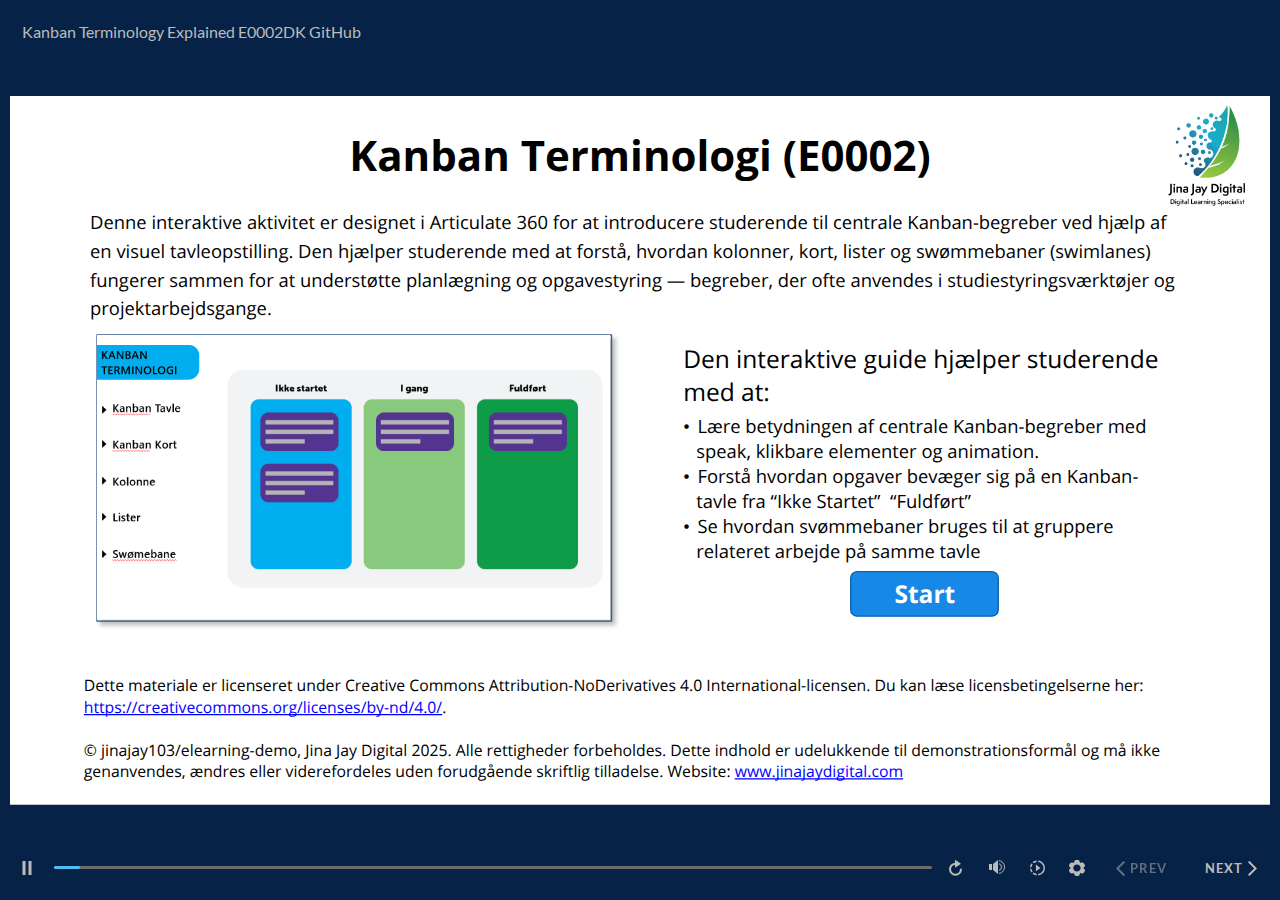
<file: kanban_terminology/Kanban Terminology Explained E0002DK GitHub/index.html>
﻿<!doctype html>
<html lang="en-US">
<head>
  <meta charset="utf-8">
  <!-- Created using Storyline 360 x64 - http://www.articulate.com  -->
  <!-- version: 3.100.34725.0 -->
  <title>Kanban Terminology Explained E0002DK GitHub</title>
  <meta http-equiv="x-ua-compatible" content="IE=edge"/>
  <meta name="viewport" content="width=device-width,initial-scale=1,user-scalable=no,shrink-to-fit=no,minimal-ui"/>
  <meta name="apple-mobile-web-app-capable" content="yes"/>
  <style>
    html, body { height: 100%; padding: 0; margin: 0 }
    #app { height: 100%; width: 100%; }
  </style>

  <script>
    window.DS = {};
    window.globals = {
      DATA_PATH_BASE: '',
      HAS_FRAME: true,
      HAS_SLIDE: true,

      lmsPresent: false,
      tinCanPresent: false,
      cmi5Present: false,
      aoSupport: false,
      scale: 'Scaled',
      captureRc: false,
      browserSize: 'optimal',
      bgColor: '#254061',
      features: 'DropInBase,JsApiBasics,MagnifierSupport,MathExpressions,MorphTransition,MultipleQuizTracking,NativePrompts,PlayerSizeOption,TextEntryCharacterLimit',
      themeName: 'unified',
      preloaderColor: '#FFFFFF',
      suppressAnalytics: false,
      productChannel: 'stable',
      publishSource: 'storyline',
      aid: 'aid|a9f2750e-3a2c-49a7-8d7a-d3fd2ba8b0c9',
      cid: '1edac287-29e7-4c9d-b936-5bf5ffbbc818',
      playerVersion: '3.100.34725.0',
      publishTimestamp: '2025-06-06T11:23:51.1203335Z',
      maxIosVideoElements: 10,
      connectionSettings: { message: 'You%20are%20offline.%20Trying%20to%20reconnect...', useDarkTheme: false, mode: 'disabled' },
      hasFeature: function(feature) {
        return this.features.split(',').includes(feature);
      },
      
      parseParams: function(qs) {
        if (window.globals.parsedParams != null) {
          return window.globals.parsedParams;
        }
        qs = (qs || window.location.search.substr(1)).split('+').join(' ');
        var params = {},
            tokens,
            re = /[?&]?([^=]+)=([^&]*)/g;

        while (tokens = re.exec(qs)) {
          params[decodeURIComponent(tokens[1]).trim()] =
            decodeURIComponent(tokens[2]).trim();
        }
        window.globals.parsedParams = params;
        return params;
      }

    };

    if (window.flagsUnderTest != null) {
      window.globals.features = window.flagsUnderTest.reduce((accum, feature) => {
        if (!accum.includes(feature)) {
          accum.push(feature);
        }
        return accum;
      }, window.globals.features.split(',')).join();
    }
  </script>
  <script>
    var isIe11 = ('ActiveXObject' in window || window.MSBlobBuilder != null)
      && window.msCrypto != null && !window.ActiveXObject;
    if (isIe11) {
      window.globals.unsupportedBrowser = true;
      document.write(atob('[base64]'));
    }
  </script>

  <script>
    if (window.globals.hasFeature('Localization')) {
      
      
    }
  </script>

  
  <script>window.THREE = { };</script>
  
</head>
<body style="background: #254061" class="cs-HTML theme-unified">
  <!-- 360 -->
  <script>!function(){var e,i=/iPhone/i,o=/iPod/i,n=/iPad/i,t=/\biOS-universal(?:.+)Mac\b/i,r=/\bAndroid(?:.+)Mobile\b/i,a=/Android/i,d=/(?:SD4930UR|\bSilk(?:.+)Mobile\b)/i,p=/Silk/i,l=/Windows Phone/i,u=/\bWindows(?:.+)ARM\b/i,b=/BlackBerry/i,s=/BB10/i,c=/Opera Mini/i,f=/\b(CriOS|Chrome)(?:.+)Mobile/i,h=/Mobile(?:.+)Firefox\b/i,v=function(e){return void 0!==e&&"MacIntel"===e.platform&&"number"==typeof e.maxTouchPoints&&e.maxTouchPoints>1&&"undefined"==typeof MSStream};e=function(e){var m={userAgent:"",platform:"",maxTouchPoints:0};e||"undefined"==typeof navigator?"string"==typeof e?m.userAgent=e:e&&e.userAgent&&(m={userAgent:e.userAgent,platform:e.platform,maxTouchPoints:e.maxTouchPoints||0}):m={userAgent:navigator.userAgent,platform:navigator.platform,maxTouchPoints:navigator.maxTouchPoints||0};var g=m.userAgent,y=g.split("[FBAN");void 0!==y[1]&&(g=y[0]),void 0!==(y=g.split("Twitter"))[1]&&(g=y[0]);var A=function(e){return function(i){return i.test(e)}}(g),w={apple:{phone:A(i)&&!A(l),ipod:A(o),tablet:!A(i)&&(A(n)||v(m))&&!A(l),universal:A(t),device:(A(i)||A(o)||A(n)||A(t)||v(m))&&!A(l)},amazon:{phone:A(d),tablet:!A(d)&&A(p),device:A(d)||A(p)},android:{phone:!A(l)&&A(d)||!A(l)&&A(r),tablet:!A(l)&&!A(d)&&!A(r)&&(A(p)||A(a)),device:!A(l)&&(A(d)||A(p)||A(r)||A(a))||A(/\bokhttp\b/i)},windows:{phone:A(l),tablet:A(u),device:A(l)||A(u)},other:{blackberry:A(b),blackberry10:A(s),opera:A(c),firefox:A(h),chrome:A(f),device:A(b)||A(s)||A(c)||A(h)||A(f)},any:!1,phone:!1,tablet:!1};return w.any=w.apple.device||w.android.device||w.windows.device||w.other.device,w.phone=w.apple.phone||w.android.phone||w.windows.phone,w.tablet=w.apple.tablet||w.android.tablet||w.windows.tablet,w}(),"object"==typeof exports&&"undefined"!=typeof module?module.exports=e:"function"==typeof define&&define.amd?define((function(){return e})):this.isMobile=e}();
    window.isMobile.apple.tablet = window.isMobile.apple.tablet ||
      (navigator.platform === 'MacIntel' && navigator.maxTouchPoints > 1);
    window.isMobile.apple.device = window.isMobile.apple.device || window.isMobile.apple.tablet;
    window.isMobile.tablet = window.isMobile.tablet || window.isMobile.apple.tablet;
    window.isMobile.any = window.isMobile.any || window.isMobile.apple.tablet;
  </script>

  <div id="focus-sink" tabindex="-1"></div>

  <div id="preso"></div>
  <script>
    (function() {

      var classTypes = [ 'desktop', 'mobile', 'phone', 'tablet' ];

      var addDeviceClasses = function(prefix, testObj) {
        var curr, i;
        for (i = 0; i < classTypes.length; i++) {
          curr = classTypes[i];
          if (testObj[curr]) {
            document.body.classList.add(prefix + curr);
          }
        }
      };

      var params = window.globals.parseParams(),
          isDevicePreview = params.devicepreview === '1',
          isPhoneOverride = params.deviceType === 'phone' || (isDevicePreview && params.phone == '1'),
          isTabletOverride = (params.deviceType === 'tablet' || isDevicePreview) && !isPhoneOverride,
          isMobileOverride = isPhoneOverride || isTabletOverride;

      var deviceView = {
        desktop: !window.isMobile.any && !isMobileOverride,
        mobile: window.isMobile.any || isMobileOverride,
        phone: isPhoneOverride || (window.isMobile.phone && !isTabletOverride),
        tablet: isTabletOverride || window.isMobile.tablet
      };

      window.globals.deviceView = deviceView;
      window.isMobile.desktop = !window.isMobile.any;
      window.isMobile.mobile = window.isMobile.any;

      addDeviceClasses('view-', deviceView);

    })();
  </script>
  
  <script src='story_content/triggers.js' type=text/javascript></script>
<script src='story_content/user.js' type=text/javascript></script>
  <div class="slide-loader"></div>

  <script>
    var doc = document, loader = doc.body.querySelector('.slide-loader'); [ 1, 2, 3 ].forEach(function(n) { var d = doc.createElement('div'); d.style.backgroundColor = window.globals.preloaderColor; d.classList.add('mobile-loader-dot'); d.classList.add('dot' + n); loader.appendChild(d); });
  </script>

  <div class="mobile-load-title-overlay" style="display: none">
    <div class="mobile-load-title">Kanban Terminology Explained E0002DK GitHub</div>
  </div>

  <div class="mobile-chrome-warning"></div>

  
<style>
  .warn-connection-dialog {
    display: none;
    background: transparent;
    pointer-events: all;
    position: fixed;
    left: 0;
    top: 0;
    width: 100%;
    height: 100%;
    z-index: 999;
  }

  .warn-connection-content {
    pointer-events: all;
    border-radius: 4px;
    background: white;
    border: 1px solid #E7E7E7;
    color: #333333;
    box-shadow: 0 2px 4px rgba(0, 0, 0, 0.25);
    transition: all 150ms ease-out;
    position: absolute;
    white-space: nowrap;
  }

  .view-phone.is-landscape .warn-connection-content {
    left: 23px;
    bottom: 23px;
  }

  .view-tablet.is-landscape .warn-connection-content {
    left: 50%;
    top: 20px;
    transform: translateX(-50%);
  }

  .view-mobile.is-portrait .warn-connection-content {
    transform: translate(-50%, calc(-100% - 15px));
  }

  .warn-connection-content p {
    display: inline-block;
    margin: 0 8px 0 0;
    line-height: 33px;
    font-size: 11px;
  }

  .warn-connection-content svg {
    position: relative;
    vertical-align: middle;
    margin: 0 2px 2px 8px;
  }

  .view-desktop .warn-connection-content {
    left: 1.5em;
    bottom: 1.5em;
  }

  .view-desktop .warn-connection-content p {
    font-size: 1.1em;
  }

  .is-offline .warn-connection-dialog {
    display: block;
  }

  .is-offline .cs-panel * {
    pointer-events: none !important;
  }

  .is-offline .cs-panel {
    pointer-events: all !important;
  }

  .is-offline #nav-controls * {
    pointer-events: none !important;
  }

  .is-offline #nav-controls {
    pointer-events: all !important;
  }
</style>

<div class="warn-connection-dialog" role="alertdialog" aria-modal="true" tabindex="0" aria-labelledby="warn-connection-message">
  <div class="warn-connection-content">
    <svg width="17" height="15" viewBox="0 0 17 15" xmlns="http://www.w3.org/2000/svg">
      <path fill="#8F0000" stroke="white" d="M16.07,12.98 L15.88,12.23 L9.51,1.21 C8.97,0.26,7.6,0.26,7.06,1.21 L0.69,12.23 C0.15,13.16,0.81,14.36,1.91,14.36 H14.65 C15.47,14.36,16.05,13.7,16.07,12.98 Z"/>
      <path fill="white" stroke="white" d="M8.58,5.5 C8.35,5.28,8.5,5.35,8.21,5.32 C8.09,5.35,7.97,5.49,7.96,5.67 C7.97,5.79,7.98,5.92,7.98,6.04 L7.98,6.04 C7.99,6.17,8,6.31,8.01,6.43 L8.01,6.44 C8.03,6.92,8.06,7.41,8.09,7.9 L8.09,7.9 C8.12,8.39,8.14,8.88,8.17,9.37 C8.17,9.39,8.18,9.42,8.2,9.44 C8.23,9.46,8.25,9.47,8.28,9.47 C8.31,9.47,8.34,9.46,8.35,9.44 C8.37,9.43,8.38,9.4,8.39,9.35 L8.39,9.34 C8.39,9.24,8.4,9.15,8.4,9.05 L8.4,9.05 C8.41,8.96,8.41,8.86,8.42,8.75 C8.43,8.44,8.45,8.12,8.47,7.81 L8.47,7.81 C8.49,7.49,8.51,7.18,8.53,6.87 C8.55,6.46,8.56,6.05,8.59,5.64 L8.6,5.62 C8.6,5.57,8.59,5.53,8.58,5.5 L8.21,5.32 Z"/>
      <circle fill="white" stroke="white" cx="8.3" cy="11.35" r="0.3"/>
    </svg>
    <p id="warn-connection-message">You are offline. Trying to reconnect...</p>
  </div>
</div>

<script>
  (function() {
    window.DS.connection = {
      warningShown: false,
      assets: {},
      loadingAssetGroup: false,
      retryDelay: 500
    };

    var connectionSettings = window.globals.connectionSettings || {};

    var useConnectionMessages = window.AbortController != null &&
      window.location.protocol != 'file:' &&
      connectionSettings.mode === 'normal';

    window.DS.connection.useConnectionMessages = useConnectionMessages;

    var assetCount = 0;
    var checkLoadedId;


    if (useConnectionMessages && connectionSettings != null) {
      var contentEl = document.querySelector('.warn-connection-content');
      var messageEl = contentEl.querySelector('p');

      if (connectionSettings.useDarkTheme) {
        contentEl.style.borderColor = '#BABBBA';
        contentEl.style.backgroundColor = '#282828';
        contentEl.style.color = '#FFFFFF';
      }

      if (connectionSettings.message != null) {
        messageEl.textContent = window.decodeURIComponent(connectionSettings.message);
      }
    }

    function checkAssetsReady() {
      for (var i in DS.connection.assets) {
        if (!DS.connection.assets[i].success) {
          return false;
        }
      }
      return true;
    }

    function stopAssetGroup() {
      if (!useConnectionMessages) { return; }

      assetCount = 0;

      DS.connection.oldAssetGroup = DS.connection.assets;
      DS.connection.assets = {};
      DS.connection.loadingAssetGroup = false;
      clearInterval(checkLoadedId);
    }

    function startAssetGroup() {
      if (!useConnectionMessages) { return; }
      var ticks = 0;
      clearInterval(checkLoadedId);
      checkLoadedId = setInterval(function() {
        var loaded = 0;
        if (assetCount === 0 && loaded === 0) {
          clearInterval(checkLoadedId);
          return;
        }

        for (var i in DS.connection.assets) {
          if (DS.connection.assets[i].success) {
            loaded++;
          }
        }

        if (assetCount === loaded && checkAssetsReady()) {
          for (var i in DS.connection.assets) {
            if (DS.connection.assets[i].action) {
              DS.connection.assets[i].action();
            }
          }
          hideWarning();
          stopAssetGroup();
        }
      }, 100)
    }

    function requiredAsset(url, action, retry, type) {
      if (!useConnectionMessages) { return; }
      if (DS.connection.assets[url]) { return; }

      DS.connection.assets[url] = {
        success: false, action: action, retry: retry, type: type
      };
      assetCount = Object.keys(DS.connection.assets).length;
      if (!DS.connection.loadingAssetGroup) {
        startAssetGroup();
      }
      DS.connection.loadingAssetGroup = true;
    }

    function assetLoaded(url) {
      if (!useConnectionMessages) { return; }
      if (DS.connection.assets[url]) {
        DS.connection.assets[url].success = true;
      }
    }

    function assetFailed(url) {
      if (!useConnectionMessages) { return; }
      if (!DS.connection.assets[url]) {
        if (/\.js$/.test(url) && url.indexOf('transcripts') === -1) {
          setTimeout(function() {
            if (DS.connection.lastSlideLoaded != null) {
              DS.connection.lastSlideLoaded();
            }
          }, DS.connection.retryDelay);
        }
        return;
      }
      if (!DS.connection.warningShown) { showWarning(); }
      if (DS.connection.assets[url].retry) {
        setTimeout(function() {
          if (!DS.connection.assets[url].success) {
            DS.connection.assets[url].retry()
          }
        }, DS.connection.retryDelay);
      }
    }

    function hideWarning() {
      document.body.classList.remove('is-offline');
      DS.connection.warningShown = false;
      enableKeys();
    }
    DS.connection.hideWarning = hideWarning

    function showWarning(btn) {
      document.body.classList.add('is-offline')
      DS.connection.warningShown = true;
      updateWarningPosition();
      disableKeys();
    }

    function updateWarningPosition() {
      if (!DS.connection.warningShown) {
        return;
      }

      var isPortrait = document.body.classList.contains('is-portrait');
      var isMobile = document.body.classList.contains('view-mobile');
      var warningEl = document.querySelector('.warn-connection-content');

      if (isPortrait && isMobile) {
        var slide = document.querySelector('.primary-slide');
        var slideRect = slide != null
          ? slide.getBoundingClientRect()
          : { top: window.innerHeight, left: 0, width: window.innerWidth };

        warningEl.style.top = `${slideRect.top}px`
        warningEl.style.left = `${slideRect.left + slideRect.width / 2}px`
      } else {
        warningEl.style.top = null;
        warningEl.style.left = null;
      }

      window.requestAnimationFrame(updateWarningPosition);
    }

    function onDisableKeyDown(e) {
      e.preventDefault();
      e.stopImmediatePropagation();
    }

    function onDisableKeyUp(e) {
      e.preventDefault();
      e.stopImmediatePropagation();
    }

    var accStyle = document.createElement('style');
    var warnDialogEl = document.querySelector('.warn-connection-dialog');

    function disableKeys() {
      if (DS.views && DS.views.nsStack && DS.views.nsStack.length === 1) {
        DS.views.nsStack[0].tabReachable = false
        DS.views.nsStack[0].updateTabIndex(true, true);
      }

      accStyle.innerHTML = '.acc-shadow-dom { display: none; }';
      document.body.appendChild(accStyle);

      warnDialogEl.parentNode.append(warnDialogEl);
      warnDialogEl.focus();
    }

    function enableKeys() {
      accStyle.remove();
      if (DS.views && DS.views.nsStack && DS.views.nsStack.length === 1 && DS.views.nsStack[0].name === '_frame') {
        DS.views.nsStack[0].tabReachable = true;
        DS.views.nsStack[0].updateTabIndex();
      }
    }

    // these will all be noops if the feature flag isn't set in
    // the data and `window.globals.features`
    DS.connection.requiredAsset = requiredAsset;
    DS.connection.assetLoaded = assetLoaded;
    DS.connection.assetFailed = assetFailed;
    DS.connection.stopAssetGroup = stopAssetGroup;
    DS.connection.startAssetGroup = startAssetGroup;
  })();
</script>


  <script>
    
    if (window.autoSpider && window.vInterfaceObject) {
      document.querySelector('.mobile-load-title-overlay').style.display = 'none';
    }
  </script>

  

  <link rel="stylesheet" href="html5/data/css/output.min.css" data-noprefix/>
</body>
<script src="html5/lib/scripts/bootstrapper.min.js"></script>
</html>
</file>
<file: assignment_start_date/html5/data/css/output.min.css>
@font-face {
  font-family: 'Open SansBold CharsBold159F99B0';
  src: url('[data-uri]');
  font-style: normal;
  font-weight: normal;
}
@font-face {
  font-family: 'Open Sans Charset1_ 68dC046936F';
  src: url('[data-uri]');
  font-style: normal;
  font-weight: normal;
}
@font-face {
  font-family: 'LatoBold Charset1_ Bold863C916E';
  src: url('[data-uri]');
  font-style: normal;
  font-weight: normal;
}
@font-face {
  font-family: 'MS Reference Sans SerifC635F8B5';
  src: url('[data-uri]');
  font-style: normal;
  font-weight: normal;
}
@font-face {
  font-family: 'MS Reference Sans SBold7E850718';
  src: url('[data-uri]');
  font-style: normal;
  font-weight: normal;
}
@font-face {
  font-family: 'Arial Charset1_ 6X3BKe079BB0E72';
  src: url('[data-uri]');
  font-style: normal;
  font-weight: normal;
}
@font-face {
  font-family: 'Open SansItalic CItalic737368BC';
  src: url('[data-uri]');
  font-style: normal;
  font-weight: normal;
}
@font-face {
  font-family: 'LatoBold Charset0_vBoldEA24EE17';
  src: url('[data-uri]');
  font-style: normal;
  font-weight: normal;
}
@font-face {
  font-family: 'MS Reference Sans Serif356EEA7F';
  src: url('[data-uri]');
  font-style: normal;
  font-weight: normal;
}
@font-face {
  font-family: 'MS Reference Sans SBoldFE07B028';
  src: url('[data-uri]');
  font-style: normal;
  font-weight: normal;
}
@font-face {
  font-family: 'Arial Charset0_v8wz5YMo9EE9FF07';
  src: url('[data-uri]');
  font-style: normal;
  font-weight: normal;
}
@font-face {
  font-family: 'Open SansBold CharsBoldE47A47C6';
  src: url('[data-uri]');
  font-style: normal;
  font-weight: normal;
}
@font-face {
  font-family: 'Open Sans Charset0_v9TY33EDE6F2';
  src: url('[data-uri]');
  font-style: normal;
  font-weight: normal;
}
@font-face {
  font-family: 'Open SansItalic CItalicC6FA076B';
  src: url('[data-uri]');
  font-style: normal;
  font-weight: normal;
}
.cs-HTML {
  background: rgba(255, 255, 255, 1);
}
.cs-pxabnsnfns00000000001 .cs-infopanel  {
  box-shadow: 0 1px 0 rgba(184, 184, 184, 1);
  background: rgba(255, 255, 255, 1);
}
.cs-pxabnsnfns00000000001 .cs-infopanel .cs-link {
  color: rgba(124, 34, 128, 1);
}
.cs-pxabnsnfns00000000001 .cs-infopanel .cs-link:hover {
  color: rgba(0, 0, 238, 1);
}
.cs-pxabnsnfns00000000001 .cs-infopanel .cs-name {
  color: rgba(68, 68, 68, 1);
}
.cs-pxabnsnfns00000000001 .cs-infopanel .cs-title {
  color: rgba(153, 153, 153, 1);
}
.cs-pxabnsnfns00000000001 .cs-infopanelpopup  {
  box-shadow: 0 1px 0 rgba(184, 184, 184, 1);
  background: linear-gradient(180deg, rgba(233, 233, 233, 1) 0%, rgba(207, 207, 207, 1) 100%);
}
.cs-pxabnsnfns00000000001 .cs-infopanelpopup .cs-link {
  color: rgba(124, 34, 128, 1);
}
.cs-pxabnsnfns00000000001 .cs-infopanelpopup .cs-link:hover {
  color: rgba(0, 0, 238, 1);
}
.cs-pxabnsnfns00000000001 .cs-infopanelpopup .cs-name {
  color: rgba(68, 68, 68, 1);
}
.cs-pxabnsnfns00000000001 .cs-infopanelpopup .cs-bio {
  color: rgba(153, 153, 153, 1);
}
.cs-pxabnsnfns00000000001 .cs-timer  {
  color: rgba(85, 85, 85, 1);
}
.cs-pxabnsnfns00000000001 .cs-duration stop:first-child {
  stop-color: rgba(0, 215, 255, 1);
}
.cs-pxabnsnfns00000000001 .cs-duration stop:last-child {
  stop-color: rgba(0, 171, 255, 1);
}
.cs-pxabnsnfns00000000001 .cs-elapsed stop:first-child {
  stop-color: rgba(254, 227, 71, 1);
}
.cs-pxabnsnfns00000000001 .cs-elapsed stop:last-child {
  stop-color: rgba(252, 204, 42, 1);
}
.cs-pxabnsnfns00000000001 .cs-timer .cs-pie .cs-innerstroke {
  stroke: rgba(199, 199, 199, 1);
}
.cs-pxabnsnfns00000000001 .cs-timer .cs-pie .cs-innerborder {
  stroke: rgba(255, 255, 255, 1);
}
.cs-pxabnsnfns00000000001 .cs-window  {
  box-shadow: 0 8px 5px rgba(0, 0, 0, 0.2);
  border-color: rgba(234, 234, 234, 1);
  background: rgba(243, 243, 243, 1);
  color: rgba(85, 85, 85, 1);
}
.cs-pxabnsnfns00000000001 .cs-window .cs-diva {
  border-color: rgba(247, 247, 247, 1);
}
.cs-pxabnsnfns00000000001 .cs-window .cs-divb {
  border-color: rgba(211, 211, 211, 1);
}
.cs-pxabnsnfns00000000001 .cs-editor .cs-editor-slide {
  color: rgba(85, 85, 85, 1);
}
.cs-pxabnsnfns00000000001 .cs-editor .cs-editor-html {
  color: rgba(68, 68, 68, 1);
}
.cs-pxabnsnfns00000000001 .cs-editor .cs-editor-button {
  text-shadow: 0 1px 0 rgba(240, 240, 240, 1);
  color: rgba(53, 53, 53, 1);
  border-color: rgba(177, 177, 177, 1);
  background: linear-gradient(180deg, rgba(245, 245, 245, 1) 0%, rgba(199, 199, 199, 1) 100%);
}
.cs-pxabnsnfns00000000001 .cs-editor .cs-editor-button:hover {
  background: linear-gradient(180deg, rgba(242, 242, 242, 1) 0%, rgba(175, 175, 175, 1) 100%);
}
.cs-pxabnsnfns00000000001 .cs-editor .cs-editor-button:active {
  background: linear-gradient(180deg, rgba(199, 199, 199, 1) 0%, rgba(244, 244, 244, 1) 100%);
}
.cs-pxabnsnfns00000000001 .cs-listitem  {
  color: rgba(53, 53, 53, 1);
  border-color: rgba(223, 223, 223, 1);
}
.cs-pxabnsnfns00000000001 .cs-listitem.cs-viewed {
  color: rgba(144, 144, 144, 1);
}
.cs-pxabnsnfns00000000001 .cs-listitem.cs-selected {
  color: rgba(53, 53, 53, 1);
  background: rgba(192, 226, 241, 1);
}
.cs-pxabnsnfns00000000001 .cs-listitem.cs-selected:hover {
  background: rgba(192, 226, 241, 1);
}
.cs-pxabnsnfns00000000001 .cs-listitem.cs-selected.hover {
  background: rgba(192, 226, 241, 1);
}
.cs-pxabnsnfns00000000001 .cs-listitem.cs-selected:focus {
  background: rgba(192, 226, 241, 1);
}
.cs-pxabnsnfns00000000001 .cs-listitem .cs-icon-carrot {
  fill: rgba(53, 53, 53, 1);
}
.cs-pxabnsnfns00000000001 .cs-listitem .cs-icon-carrot .cs-shadow {
  fill: rgba(255, 255, 255, 1);
}
.cs-pxabnsnfns00000000001 .cs-listitem:hover {
  background: rgba(230, 230, 230, 1);
}
.cs-pxabnsnfns00000000001 .cs-listitem.hover {
  background: rgba(230, 230, 230, 1);
}
.cs-pxabnsnfns00000000001 .cs-listitem:focus {
  background: rgba(230, 230, 230, 1);
}
.cs-pxabnsnfns00000000001 .cs-glossary  {
  color: rgba(53, 53, 53, 1);
}
.cs-pxabnsnfns00000000001 .cs-glossary .cs-scrolling-panel {
  background: rgba(231, 231, 231, 1);
}
.cs-pxabnsnfns00000000001 .cs-glossary .cs-term.cs-selected .cs-choice-list-trigger {
  color: rgba(53, 53, 53, 1);
  background: rgba(192, 226, 241, 1);
}
.cs-pxabnsnfns00000000001 .cs-glossary .cs-term.cs-selected .cs-choice-list-trigger:focus {
  color: rgba(53, 53, 53, 1);
  background: rgba(192, 226, 241, 1);
}
.cs-pxabnsnfns00000000001 .cs-glossary .cs-term:hover .cs-choice-list-trigger {
  background: rgba(230, 230, 230, 1);
}
.cs-pxabnsnfns00000000001 .cs-glossary .cs-term.hover .cs-choice-list-trigger {
  background: rgba(230, 230, 230, 1);
}
.cs-pxabnsnfns00000000001 .cs-glossary .cs-term .cs-choice-list-trigger:focus {
  background: rgba(230, 230, 230, 1);
}
.cs-pxabnsnfns00000000001 .cs-glossary .cs-diva {
  border-color: rgba(226, 226, 226, 1);
}
.cs-pxabnsnfns00000000001 .cs-glossary .cs-divb {
  border-color: rgba(226, 226, 226, 1);
}
.cs-pxabnsnfns00000000001 .cs-glossary .cs-divc {
  border-color: rgba(250, 250, 250, 1);
}
.cs-pxabnsnfns00000000001 .cs-glossary .cs-heading {
  color: rgba(68, 68, 68, 1);
}
.cs-pxabnsnfns00000000001 .cs-resource .cs-separator {
  border-color: rgba(224, 224, 224, 1);
}
.cs-pxabnsnfns00000000001 .cs-outline  {
  color: rgba(68, 68, 68, 1);
}
.cs-pxabnsnfns00000000001 .cs-outline .cs-diva {
  border-color: rgba(198, 198, 198, 1);
}
.cs-pxabnsnfns00000000001 .cs-outline .cs-divb {
  border-color: rgba(249, 249, 249, 1);
}
.cs-pxabnsnfns00000000001 .cs-outline .cs-divc {
  border-color: rgba(225, 225, 225, 1);
}
.cs-pxabnsnfns00000000001 .cs-outline .cs-search-filter:hover {
  color: rgba(0, 0, 238, 1);
}
.cs-pxabnsnfns00000000001 .cs-outline .cs-search-filter.hover {
  color: rgba(0, 0, 238, 1);
}
.cs-pxabnsnfns00000000001 .cs-transcript  {
  color: rgba(68, 68, 68, 1);
}
.cs-pxabnsnfns00000000001 .cs-transcript .cs-div {
  border-color: rgba(225, 225, 225, 1);
}
.cs-pxabnsnfns00000000001 .cs-tabs:not(.topmenu-item) {
  color: rgba(85, 85, 85, 1);
}
.cs-pxabnsnfns00000000001 .cs-tabs .cs-inner-button:not(.topmenu-item) {
  text-shadow: 0 1px 0 rgba(240, 240, 240, 1);
}
.cs-pxabnsnfns00000000001 .cs-tabs:hover:not(.topmenu-item) {
  color: rgba(51, 51, 51, 1);
}
.cs-pxabnsnfns00000000001 .cs-tabs.cs-selected {
  background: rgba(243, 243, 243, 1);
  color: rgba(51, 51, 51, 1);
}
.cs-pxabnsnfns00000000001 .cs-seekcontrol  {
  background: linear-gradient(180deg, rgba(245, 245, 245, 1) 0%, rgba(199, 199, 199, 1) 100%);
  border-color: rgba(177, 177, 177, 1);
}
.cs-pxabnsnfns00000000001 .cs-seekcontrol .cs-button:hover .cs-icon {
  fill: rgba(85, 85, 85, 1);
}
.cs-pxabnsnfns00000000001 .cs-seekcontrol .cs-button.hover .cs-icon {
  fill: rgba(85, 85, 85, 1);
}
.cs-pxabnsnfns00000000001 .cs-seekcontrol .cs-button .cs-icon-shadow {
  fill: rgba(240, 240, 240, 1);
}
.cs-pxabnsnfns00000000001 .cs-seekcontrol .cs-button .cs-icon {
  fill: rgba(45, 45, 45, 1);
}
.cs-pxabnsnfns00000000001 .cs-seekcontrol .cs-seek .cs-fill {
  background: rgba(255, 255, 255, 1);
}
.cs-pxabnsnfns00000000001 .cs-seekcontrol .cs-seek {
  background: rgba(231, 231, 231, 1);
  border-color: rgba(184, 184, 184, 1);
}
.cs-pxabnsnfns00000000001 .cs-searchinput .cs-input {
  color: rgba(138, 138, 138, 1);
  border-color: rgba(173, 173, 173, 1);
  background: rgba(223, 223, 223, 1);
}
.cs-pxabnsnfns00000000001 .cs-searchinput .cs-input:focus {
  color: rgba(51, 51, 51, 1);
  background: rgba(250, 250, 250, 1);
}
.cs-pxabnsnfns00000000001 .cs-searchinput .cs-input:hover {
  box-shadow: inset 0 0 1px 0 rgba(107, 248, 255, 1);
}
.cs-pxabnsnfns00000000001 .cs-searchinput .cs-input.hover {
  box-shadow: inset 0 0 1px 0 rgba(107, 248, 255, 1);
}
.cs-pxabnsnfns00000000001 .cs-searchinput .cs-button .cs-icon {
  fill: rgba(138, 138, 138, 1);
}
.cs-pxabnsnfns00000000001 .cs-searchinput .cs-button:hover {
  fill: linear-gradient(180deg, rgba(245, 245, 245, 1) 0%, rgba(199, 199, 199, 1) 100%);
}
.cs-pxabnsnfns00000000001 .cs-searchinput .cs-button.hover {
  fill: linear-gradient(180deg, rgba(245, 245, 245, 1) 0%, rgba(199, 199, 199, 1) 100%);
}
.cs-pxabnsnfns00000000001 .cs-menu  {
  box-shadow: 0 1px 0 rgba(184, 184, 184, 1);
  background: rgba(243, 243, 243, 1);
}
.cs-pxabnsnfns00000000001 .cs-topmenu-item.active .cs-tab {
  background: rgba(243, 243, 243, 1);
}
.cs-pxabnsnfns00000000001 .cs-logo  {
  box-shadow: 0 1px 0 rgba(184, 184, 184, 1);
  background: rgba(255, 255, 255, 1);
}
.cs-pxabnsnfns00000000001 .cs-checkbox  {
  color: rgba(68, 68, 68, 1);
}
.cs-pxabnsnfns00000000001 .cs-checkbox:hover {
  border-color: rgba(107, 248, 255, 1);
}
.cs-pxabnsnfns00000000001 .cs-checkbox.hover {
  border-color: rgba(107, 248, 255, 1);
}
.cs-pxabnsnfns00000000001 .cs-checkbox .cs-box {
  color: rgba(255, 255, 255, 1);
  border-color: rgba(184, 184, 184, 1);
}
.cs-pxabnsnfns00000000001 .cs-checkbox .cs-box:checked::after {
  color: rgba(51, 204, 0, 1);
}
.cs-pxabnsnfns00000000001 .cs-checkbox .cs-box.checked.after {
  color: rgba(51, 204, 0, 1);
}
.cs-pxabnsnfns00000000001 .cs-button  {
  text-shadow: 0 1px 0 rgba(240, 240, 240, 1);
  color: rgba(53, 53, 53, 1);
  border-color: rgba(177, 177, 177, 1);
  background: linear-gradient(180deg, rgba(245, 245, 245, 1) 0%, rgba(199, 199, 199, 1) 100%);
  box-shadow: 0 1px 0 rgba(207, 207, 207, 1);
}
.cs-pxabnsnfns00000000001 .cs-button .cs-icon {
  fill: rgba(53, 53, 53, 1);
}
.cs-pxabnsnfns00000000001 .cs-button .cs-icon-shadow {
  fill: rgba(240, 240, 240, 1);
}
.cs-pxabnsnfns00000000001 .cs-button:hover {
  background: linear-gradient(180deg, rgba(242, 242, 242, 1) 0%, rgba(175, 175, 175, 1) 100%);
}
.cs-pxabnsnfns00000000001 .cs-button.hover {
  background: linear-gradient(180deg, rgba(242, 242, 242, 1) 0%, rgba(175, 175, 175, 1) 100%);
}
.cs-pxabnsnfns00000000001 .cs-button:active {
  background: linear-gradient(180deg, rgba(199, 199, 199, 1) 0%, rgba(244, 244, 244, 1) 100%);
}
.cs-pxabnsnfns00000000001 .cs-button.cs-disabled:hover {
  background: linear-gradient(180deg, rgba(245, 245, 245, 1) 0%, rgba(199, 199, 199, 1) 100%);
}
.cs-pxabnsnfns00000000001 .cs-button.cs-disabled.hover {
  background: linear-gradient(180deg, rgba(245, 245, 245, 1) 0%, rgba(199, 199, 199, 1) 100%);
}
.cs-pxabnsnfns00000000001 .cs-button.cs-disabled:active {
  background: linear-gradient(180deg, rgba(245, 245, 245, 1) 0%, rgba(199, 199, 199, 1) 100%);
}
.cs-pxabnsnfns00000000001 .cs-button.cs-volume:hover {
  background: linear-gradient(180deg, rgba(245, 245, 245, 1) 0%, rgba(199, 199, 199, 1) 100%);
}
.cs-pxabnsnfns00000000001 .cs-button.cs-volume.hover {
  background: linear-gradient(180deg, rgba(245, 245, 245, 1) 0%, rgba(199, 199, 199, 1) 100%);
}
.cs-pxabnsnfns00000000001 .cs-button.cs-volume:active {
  background: linear-gradient(180deg, rgba(245, 245, 245, 1) 0%, rgba(199, 199, 199, 1) 100%);
}
.cs-pxabnsnfns00000000001.cs-base  {
  color: rgba(85, 85, 85, 1);
  border-color: rgba(233, 233, 233, 1);
  background: linear-gradient(180deg, rgba(233, 233, 233, 1) 0%, rgba(207, 207, 207, 1) 100%);
}
.cs-pxabnsnfns00000000001.cs-base .cs-separator .cs-diva {
  background: rgba(211, 211, 211, 1);
}
.cs-pxabnsnfns00000000001.cs-base .cs-separator .cs-divb {
  background: rgba(247, 247, 247, 1);
}
.cs-pxabnsnfns00000000001.cs-base .cs-topmenu-item.active .cs-tab {
  border-color: rgba(211, 211, 211, 1);
}
.cs-pxabnsnfns00000000001.cs-base .cs-topmenu-item.active .cs-panel {
  border-color: rgba(211, 211, 211, 1);
}
.cs-pxabnsnfns00000000001.cs-base .cs-left {
  background: linear-gradient(180deg, rgba(219, 219, 219, 1) 0%, rgba(195, 195, 195, 1) 100%);
}
.cs-pxabnsnfns00000000001.cs-base .cs-area-primary .cs-slide-container {
  background: linear-gradient(180deg, rgba(233, 233, 233, 1) 0%, rgba(207, 207, 207, 1) 100%);
}
.cs-pxabnsnfns00000000001 .cs-volume::-moz-range-thumb {
  border-color: rgba(165, 165, 165, 1);
  box-shadow: inset 0 0 1px 0 rgba(212, 212, 212, 1);
  background: rgba(200, 200, 200, 1);
}
.cs-pxabnsnfns00000000001 .cs-volume::-ms-thumb {
  border-color: rgba(165, 165, 165, 1);
  box-shadow: inset 0 0 1px 0 rgba(212, 212, 212, 1);
  background: rgba(200, 200, 200, 1);
}
.cs-pxabnsnfns00000000001 .cs-volume::-webkit-slider-thumb {
  border-color: rgba(165, 165, 165, 1);
  box-shadow: inset 0 0 1px 0 rgba(212, 212, 212, 1);
  background: rgba(200, 200, 200, 1);
}
.cs-pxabnsnfns00000000001 .cs-volume::-moz-range-track {
  border-color: rgba(242, 242, 242, 1);
  background: linear-gradient(180deg, rgba(188, 188, 188, 1) 0%, rgba(188, 188, 188, 1) 50.196%, rgba(195, 195, 195, 1) 100%);
}
.cs-pxabnsnfns00000000001 .cs-volume::-ms-track {
  border-color: rgba(242, 242, 242, 1);
  background: linear-gradient(180deg, rgba(188, 188, 188, 1) 0%, rgba(188, 188, 188, 1) 50.196%, rgba(195, 195, 195, 1) 100%);
}
.cs-pxabnsnfns00000000001 .cs-volume::-webkit-slider-runnable-track {
  border-color: rgba(242, 242, 242, 1);
  background: linear-gradient(180deg, rgba(188, 188, 188, 1) 0%, rgba(188, 188, 188, 1) 50.196%, rgba(195, 195, 195, 1) 100%);
}
body.show-focus .tab-focus-box {
  border-color: rgba(255, 255, 0, 1);
}
.skipnav {
  border-color: rgba(255, 255, 0, 1);
}
.fn-npnxnanbsnfns00000000001 {
  font-family: 'Open SansD6FFC9F9';
  -webkit-font-variant-ligatures: no-common-ligatures;
  font-variant-ligatures: no-common-ligatures;
}
.fn-pxabnsnfns00000000001 {
  font-family: 'Open SansD6FFC9F9';
  -webkit-font-variant-ligatures: no-common-ligatures;
  font-variant-ligatures: no-common-ligatures;
}
.fn-npxnabnsnfns00000000001 {
  font-family: 'Open SansD6FFC9F9';
  -webkit-font-variant-ligatures: no-common-ligatures;
  font-variant-ligatures: no-common-ligatures;
}
.fn-npnxnanbnsnfns00000000001 {
  font-family: 'Open SansD6FFC9F9';
  -webkit-font-variant-ligatures: no-common-ligatures;
  font-variant-ligatures: no-common-ligatures;
}
.fn-pxabnsnfns00000000000 {
  font-family: 'Open SansD6FFC9F9';
  -webkit-font-variant-ligatures: no-common-ligatures;
  font-variant-ligatures: no-common-ligatures;
}
.fn-pnxanbnsnfns00000000001 {
  font-family: 'Open SansD6FFC9F9';
  -webkit-font-variant-ligatures: no-common-ligatures;
  font-variant-ligatures: no-common-ligatures;
}
@font-face {
  font-family: 'Open SansD6FFC9F9';
  src: url('[data-uri]');
  font-style: normal;
  font-weight: bold;
}
@font-face {
  font-family: 'Open SansD6FFC9F9';
  src: url('[data-uri]');
  font-style: normal;
  font-weight: normal;
}
.cs-InvalidPromptSlide .cs-66ejxptuaxL-InvalidPromptSlide-btn0 {
  color: rgba(53, 53, 53, 1);
  border-color: rgba(177, 177, 177, 1);
  background: linear-gradient(180deg, rgba(245, 245, 245, 1) 0%, rgba(199, 199, 199, 1) 100%);
  text-shadow: 0 1px 0 rgba(240, 240, 240, 1);
}
.cs-InvalidPromptSlide .cs-66ejxptuaxL-InvalidPromptSlide-btn0 .cs-html {
  color: rgba(68, 68, 68, 1);
}
.cs-InvalidPromptSlide .cs-66ejxptuaxL-InvalidPromptSlide-btn0 .cs-slide {
  border-color: rgba(85, 85, 85, 1);
}
.cs-InvalidPromptSlide .cs-66ejxptuaxL-InvalidPromptSlide-btn0:hover {
  background: linear-gradient(180deg, rgba(242, 242, 242, 1) 0%, rgba(175, 175, 175, 1) 100%);
}
.cs-InvalidPromptSlide .cs-66ejxptuaxL-InvalidPromptSlide-btn0:active {
  background: linear-gradient(180deg, rgba(199, 199, 199, 1) 0%, rgba(244, 244, 244, 1) 100%);
}
.cs-PrintPromptSlide .cs-66ejxptuaxL-PrintPromptSlide-btn0 {
  color: rgba(53, 53, 53, 1);
  border-color: rgba(177, 177, 177, 1);
  background: linear-gradient(180deg, rgba(245, 245, 245, 1) 0%, rgba(199, 199, 199, 1) 100%);
  text-shadow: 0 1px 0 rgba(240, 240, 240, 1);
}
.cs-PrintPromptSlide .cs-66ejxptuaxL-PrintPromptSlide-btn0 .cs-html {
  color: rgba(68, 68, 68, 1);
}
.cs-PrintPromptSlide .cs-66ejxptuaxL-PrintPromptSlide-btn0 .cs-slide {
  border-color: rgba(85, 85, 85, 1);
}
.cs-PrintPromptSlide .cs-66ejxptuaxL-PrintPromptSlide-btn0:hover {
  background: linear-gradient(180deg, rgba(242, 242, 242, 1) 0%, rgba(175, 175, 175, 1) 100%);
}
.cs-PrintPromptSlide .cs-66ejxptuaxL-PrintPromptSlide-btn0:active {
  background: linear-gradient(180deg, rgba(199, 199, 199, 1) 0%, rgba(244, 244, 244, 1) 100%);
}
.cs-ResumePromptSlide .cs-66ejxptuaxL-ResumePromptSlide-btn0 {
  color: rgba(53, 53, 53, 1);
  border-color: rgba(177, 177, 177, 1);
  background: linear-gradient(180deg, rgba(245, 245, 245, 1) 0%, rgba(199, 199, 199, 1) 100%);
  text-shadow: 0 1px 0 rgba(240, 240, 240, 1);
}
.cs-ResumePromptSlide .cs-66ejxptuaxL-ResumePromptSlide-btn0 .cs-html {
  color: rgba(68, 68, 68, 1);
}
.cs-ResumePromptSlide .cs-66ejxptuaxL-ResumePromptSlide-btn0 .cs-slide {
  border-color: rgba(85, 85, 85, 1);
}
.cs-ResumePromptSlide .cs-66ejxptuaxL-ResumePromptSlide-btn0:hover {
  background: linear-gradient(180deg, rgba(242, 242, 242, 1) 0%, rgba(175, 175, 175, 1) 100%);
}
.cs-ResumePromptSlide .cs-66ejxptuaxL-ResumePromptSlide-btn0:active {
  background: linear-gradient(180deg, rgba(199, 199, 199, 1) 0%, rgba(244, 244, 244, 1) 100%);
}
.cs-ResumePromptSlide .cs-66ejxptuaxL-ResumePromptSlide-btn1 {
  color: rgba(53, 53, 53, 1);
  border-color: rgba(177, 177, 177, 1);
  background: linear-gradient(180deg, rgba(245, 245, 245, 1) 0%, rgba(199, 199, 199, 1) 100%);
  text-shadow: 0 1px 0 rgba(240, 240, 240, 1);
}
.cs-ResumePromptSlide .cs-66ejxptuaxL-ResumePromptSlide-btn1 .cs-html {
  color: rgba(68, 68, 68, 1);
}
.cs-ResumePromptSlide .cs-66ejxptuaxL-ResumePromptSlide-btn1 .cs-slide {
  border-color: rgba(85, 85, 85, 1);
}
.cs-ResumePromptSlide .cs-66ejxptuaxL-ResumePromptSlide-btn1:hover {
  background: linear-gradient(180deg, rgba(242, 242, 242, 1) 0%, rgba(175, 175, 175, 1) 100%);
}
.cs-ResumePromptSlide .cs-66ejxptuaxL-ResumePromptSlide-btn1:active {
  background: linear-gradient(180deg, rgba(199, 199, 199, 1) 0%, rgba(244, 244, 244, 1) 100%);
}
.cs-ExternalInterfaceErrorSlide .cs-buttonOK {
  color: rgba(53, 53, 53, 1);
  border-color: rgba(177, 177, 177, 1);
  background: linear-gradient(180deg, rgba(245, 245, 245, 1) 0%, rgba(199, 199, 199, 1) 100%);
  text-shadow: 0 1px 0 rgba(240, 240, 240, 1);
}
.cs-ExternalInterfaceErrorSlide .cs-buttonOK .cs-html {
  color: rgba(68, 68, 68, 1);
}
.cs-ExternalInterfaceErrorSlide .cs-buttonOK .cs-slide {
  border-color: rgba(85, 85, 85, 1);
}
.cs-ExternalInterfaceErrorSlide .cs-buttonOK:hover {
  background: linear-gradient(180deg, rgba(242, 242, 242, 1) 0%, rgba(175, 175, 175, 1) 100%);
}
.cs-ExternalInterfaceErrorSlide .cs-buttonOK:active {
  background: linear-gradient(180deg, rgba(199, 199, 199, 1) 0%, rgba(244, 244, 244, 1) 100%);
}
</file>
